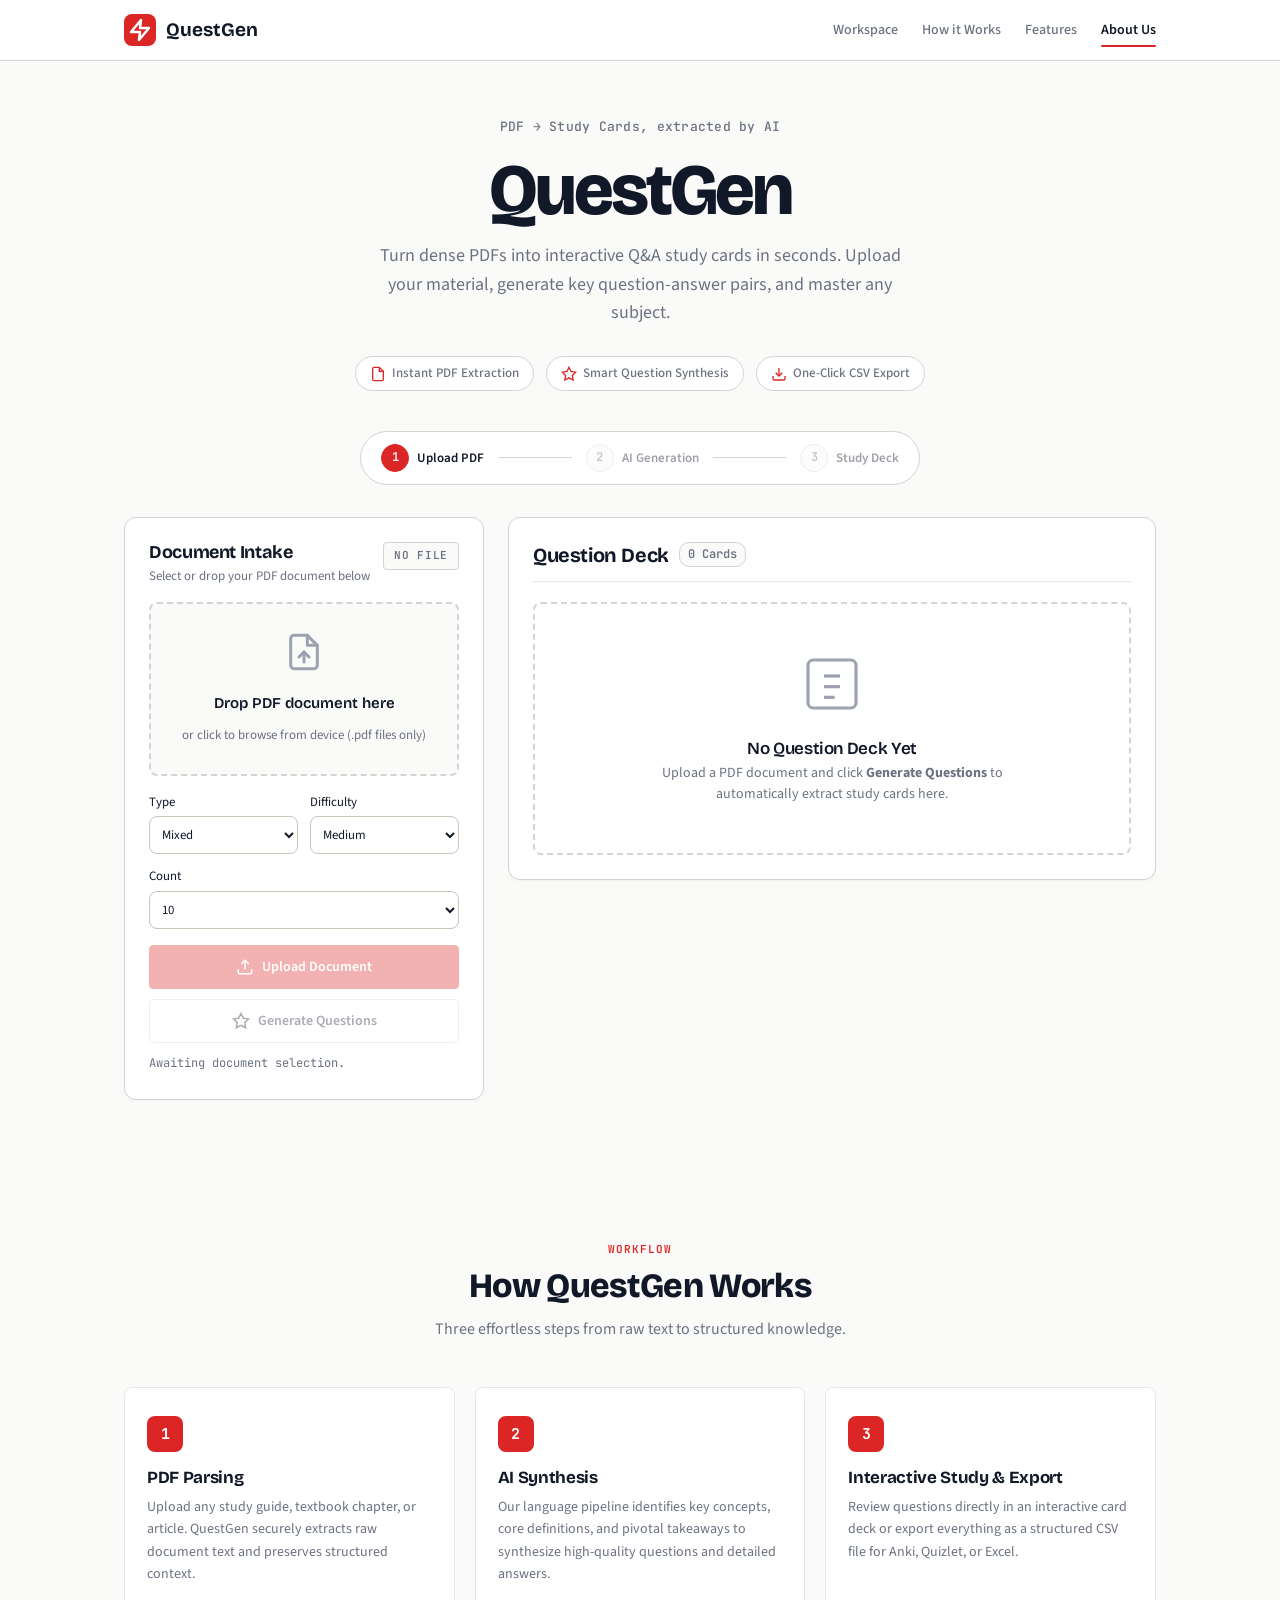
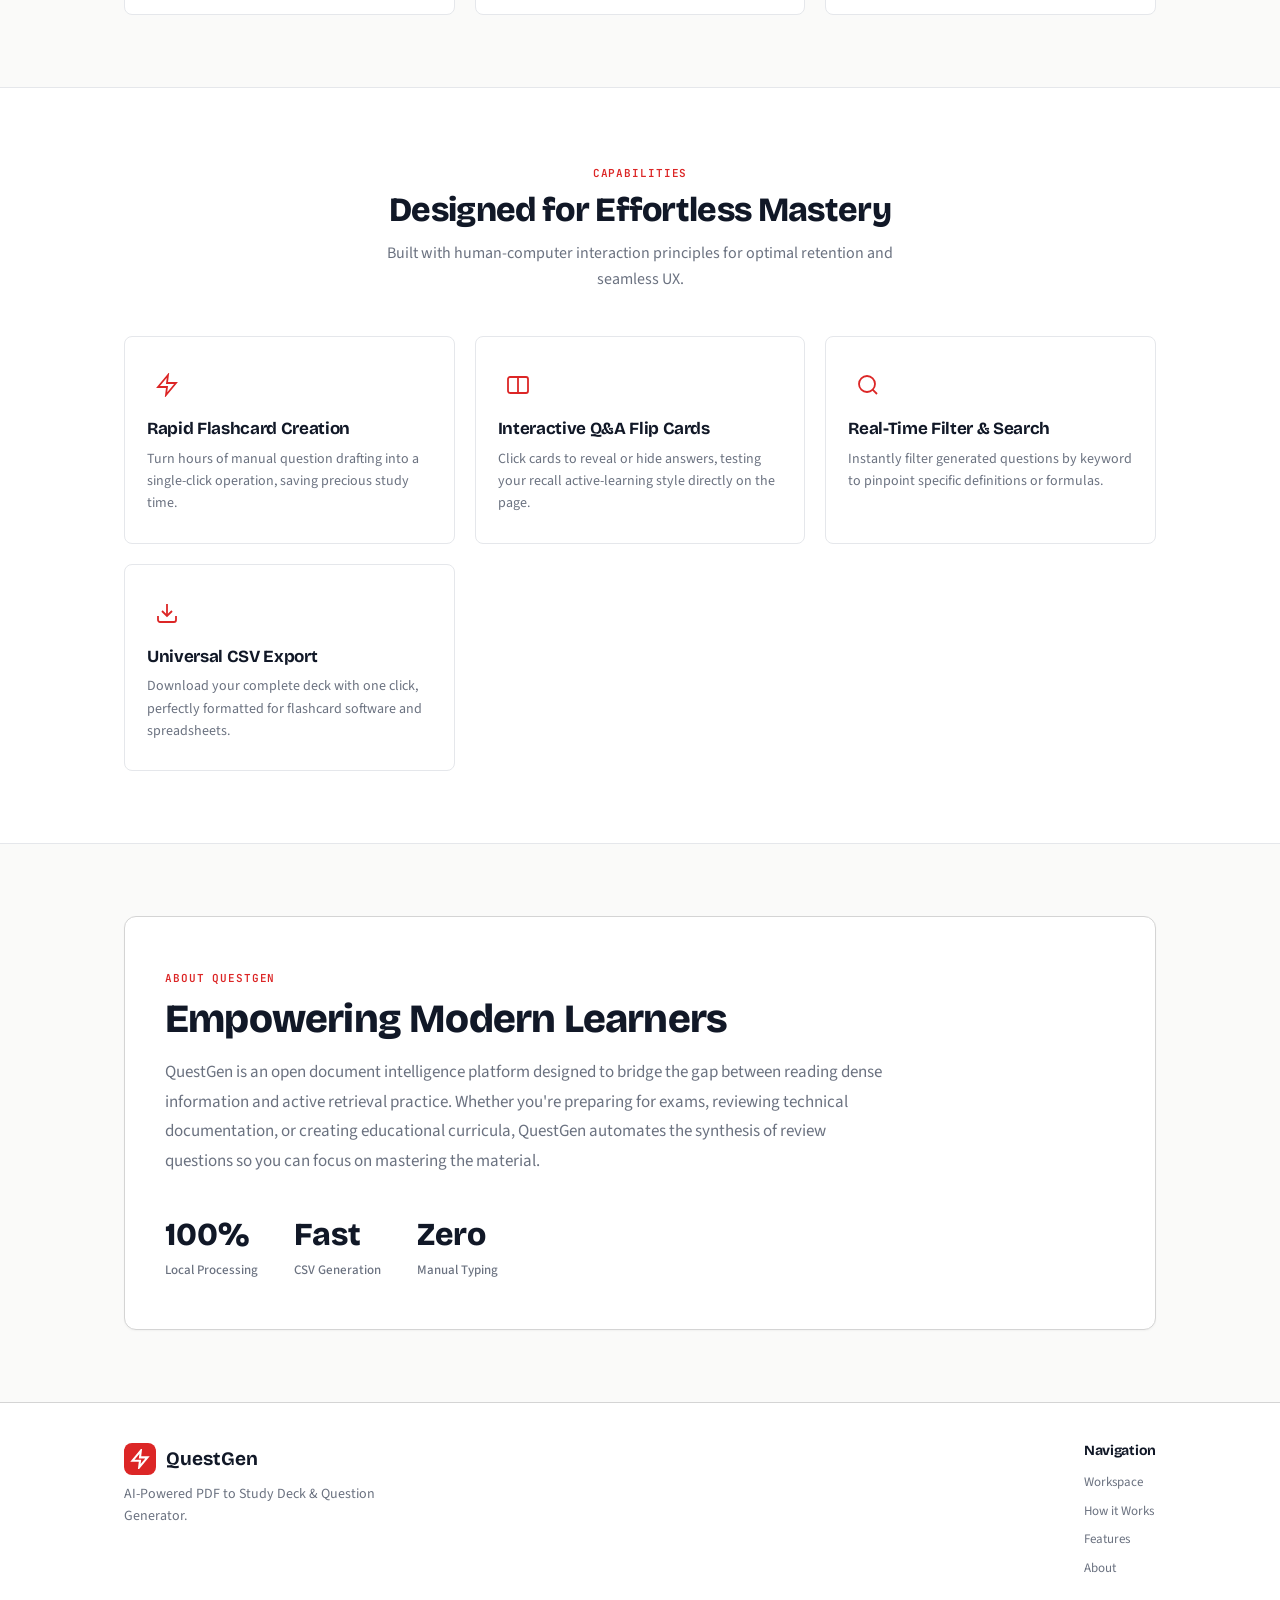
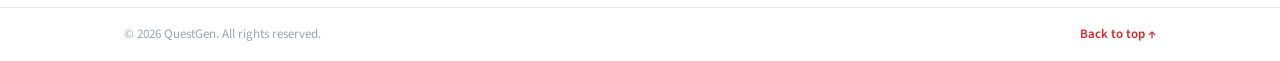
<file: templates/index.html>
<!doctype html>
<html lang="en">
  <head>
    <meta charset="UTF-8" />
    <meta name="viewport" content="width=device-width, initial-scale=1.0" />
    <title>QuestGen — AI-Powered PDF to Q&A Study Deck</title>
    <meta name="description" content="Turn any PDF into an interactive Q&A study deck instantly with QuestGen." />
    <!-- Fonts -->
    <link rel="preconnect" href="https://fonts.googleapis.com" />
    <link rel="preconnect" href="https://fonts.gstatic.com" crossorigin />
    <link
      href="https://fonts.googleapis.com/css2?family=Bricolage+Grotesque:opsz,wght@12..96,400;12..96,500;12..96,600;12..96,700;12..96,800&family=Source+Sans+3:wght@300;400;500;600;700&family=JetBrains+Mono:wght@400;500;600&display=swap"
      rel="stylesheet"
    />
    <link rel="stylesheet" href="/static/css/style.css" />
  </head>
  <body>
    <div class="app-wrapper">
      <!-- Navbar -->
      <header class="navbar">
        <div class="nav-container">
          <a href="#" class="nav-brand">
            <span class="brand-icon">
              <svg width="24" height="24" viewBox="0 0 24 24" fill="none" stroke="currentColor" stroke-width="2.5" stroke-linecap="round" stroke-linejoin="round">
                <polygon points="13 2 3 14 12 14 11 22 21 10 12 10 13 2"></polygon>
              </svg>
            </span>
            <span class="brand-name-small">QuestGen</span>
          </a>
          <nav class="nav-links">
            <a href="#workspace" class="nav-link active">Workspace</a>
            <a href="#how-it-works" class="nav-link">How it Works</a>
            <a href="#features" class="nav-link">Features</a>
            <a href="#about" class="nav-link">About Us</a>
          </nav>

        </div>
      </header>

      <!-- Hero Section -->
      <section class="hero-section">
        <div class="hero-container">
          <p class="hero-badge">PDF → Study Cards, extracted by AI</p>
          
          <h1 class="hero-title">QuestGen</h1>
          
          <p class="hero-subtitle">
            Turn dense PDFs into interactive Q&amp;A study cards in seconds. 
            Upload your material, generate key question-answer pairs, and master any subject.
          </p>

          <div class="hero-highlights">
            <div class="highlight-item">
              <svg width="18" height="18" viewBox="0 0 24 24" fill="none" stroke="currentColor" stroke-width="2"><path d="M14 2H6a2 2 0 0 0-2 2v16a2 2 0 0 0 2 2h12a2 2 0 0 0 2-2V8z"></path><polyline points="14 2 14 8 20 8"></polyline></svg>
              <span>Instant PDF Extraction</span>
            </div>
            <div class="highlight-item">
              <svg width="18" height="18" viewBox="0 0 24 24" fill="none" stroke="currentColor" stroke-width="2"><polygon points="12 2 15.09 8.26 22 9.27 17 14.14 18.18 21.02 12 17.77 5.82 21.02 7 14.14 2 9.27 8.91 8.26 12 2"></polygon></svg>
              <span>Smart Question Synthesis</span>
            </div>
            <div class="highlight-item">
              <svg width="18" height="18" viewBox="0 0 24 24" fill="none" stroke="currentColor" stroke-width="2"><path d="M21 15v4a2 2 0 0 1-2 2H5a2 2 0 0 1-2-2v-4"></path><polyline points="7 10 12 15 17 10"></polyline><line x1="12" y1="15" x2="12" y2="3"></line></svg>
              <span>One-Click CSV Export</span>
            </div>
          </div>
        </div>
      </section>

      <!-- Main Workspace -->
      <main class="workspace-section" id="workspace">
        <div class="section-container">
          
          <!-- Stepper Guide -->
          <div class="stepper-bar">
            <div class="step-item active" id="step1Indicator">
              <div class="step-number">1</div>
              <div class="step-label">Upload PDF</div>
            </div>
            <div class="step-connector" id="connector1"></div>
            <div class="step-item" id="step2Indicator">
              <div class="step-number">2</div>
              <div class="step-label">AI Generation</div>
            </div>
            <div class="step-connector" id="connector2"></div>
            <div class="step-item" id="step3Indicator">
              <div class="step-number">3</div>
              <div class="step-label">Study Deck</div>
            </div>
          </div>

          <!-- Workspace Grid -->
          <div class="workspace-grid">
            <!-- Left Panel: Intake -->
            <section class="panel intake-panel" aria-label="Upload document">
              <div class="panel-header">
                <div class="panel-title-group">
                  <h3>Document Intake</h3>
                  <p class="panel-subtitle">Select or drop your PDF document below</p>
                </div>
                <div class="stamp-slot">
                  <div class="stamp" id="stamp" data-state="idle">
                    <span id="stampText">NO FILE</span>
                  </div>
                </div>
              </div>

              <div
                class="dropzone"
                id="dropzone"
                tabindex="0"
                role="button"
                aria-label="Choose or drop a PDF file"
              >
                <input type="file" id="fileInput" accept="application/pdf" hidden />
                <div class="dz-icon-wrapper">
                  <svg width="40" height="40" viewBox="0 0 24 24" fill="none" stroke="currentColor" stroke-width="1.8" stroke-linecap="round" stroke-linejoin="round">
                    <path d="M14 2H6a2 2 0 0 0-2 2v16a2 2 0 0 0 2 2h12a2 2 0 0 0 2-2V8z"></path>
                    <polyline points="14 2 14 8 20 8"></polyline>
                    <line x1="12" y1="18" x2="12" y2="12"></line>
                    <line x1="9" y1="15" x2="12" y2="12"></line>
                    <line x1="15" y1="15" x2="12" y2="12"></line>
                  </svg>
                </div>
                <p class="dz-title">Drop PDF document here</p>
                <p class="dz-sub">or click to browse from device (.pdf files only)</p>
              </div>

              <div class="file-line" id="fileLine" hidden>
                <div class="file-info-group">
                  <span class="file-icon">📄</span>
                  <div class="file-meta">
                    <span class="file-name" id="fileName">document.pdf</span>
                    <span class="file-size" id="fileSize">0 KB</span>
                  </div>
                </div>
                <button class="btn-icon" id="clearFileBtn" title="Remove file">
                  <svg width="16" height="16" viewBox="0 0 24 24" fill="none" stroke="currentColor" stroke-width="2"><line x1="18" y1="6" x2="6" y2="18"></line><line x1="6" y1="6" x2="18" y2="18"></line></svg>
                </button>
              </div>
<div class="options-row">
  <label>Type
    <select id="qTypeSelect">
      <option value="mixed">Mixed</option>
      <option value="mcq">MCQ</option>
      <option value="short">Short answer</option>
      <option value="tf">True / False</option>
    </select>
  </label>
  <label>Difficulty
    <select id="difficultySelect">
      <option value="easy">Easy</option>
      <option value="medium" selected>Medium</option>
      <option value="hard">Hard</option>
    </select>
  </label>
  <label>Count
    <select id="numQuestionsSelect">
      <option value="5">5</option>
      <option value="10" selected>10</option>
      <option value="15">15</option>
    </select>
  </label>
</div>
              <div class="action-buttons">
                <button class="btn btn-primary" id="uploadBtn" disabled>
                  <svg width="18" height="18" viewBox="0 0 24 24" fill="none" stroke="currentColor" stroke-width="2"><path d="M21 15v4a2 2 0 0 1-2 2H5a2 2 0 0 1-2-2v-4"></path><polyline points="17 8 12 3 7 8"></polyline><line x1="12" y1="3" x2="12" y2="15"></line></svg>
                  <span>Upload Document</span>
                </button>
                <button class="btn btn-secondary" id="analyzeBtn" disabled>
                  <svg width="18" height="18" viewBox="0 0 24 24" fill="none" stroke="currentColor" stroke-width="2"><polygon points="12 2 15.09 8.26 22 9.27 17 14.14 18.18 21.02 12 17.77 5.82 21.02 7 14.14 2 9.27 8.91 8.26 12 2"></polygon></svg>
                  <span>Generate Questions</span>
                </button>
                <button class="btn btn-secondary" id="resetBtn" hidden>
  <span>Upload New PDF</span>
</button>
              </div>

              <div class="status-container">
                <p class="status-line" id="statusLine" aria-live="polite">Awaiting document selection.</p>
              </div>
            </section>

            <!-- Right Panel: Results Deck -->
            <section class="panel results-panel" aria-label="Generated questions and answers">
              <div class="results-head">
                <div class="results-title-group">
                  <h2>Question Deck</h2>
                  <span class="count-badge" id="deckCountBadge">0 Cards</span>
                </div>
                <div class="results-actions">
                  <div class="filter-pills" id="filterPills" hidden>
                    <button class="pill-btn active" id="filterAllBtn">All</button>
                    <button class="pill-btn" id="filterStarredBtn">Starred ★</button>
                  </div>
                  <div class="search-box" id="searchBox" hidden>
                    <svg width="14" height="14" viewBox="0 0 24 24" fill="none" stroke="currentColor" stroke-width="2"><circle cx="11" cy="11" r="8"></circle><line x1="21" y1="21" x2="16.65" y2="16.65"></line></svg>
                    <input type="text" id="searchInput" placeholder="Filter questions..." />
                  </div>
                  <button class="btn-deck-action" id="studyModeBtn" hidden title="Interactive 3D Flashcard Mode">
                    <svg width="15" height="15" viewBox="0 0 24 24" fill="none" stroke="currentColor" stroke-width="2"><rect x="2" y="4" width="20" height="16" rx="2"></rect><path d="M12 4v16"></path></svg>
                    <span>Study Mode</span>
                  </button>
                  <button class="btn-deck-action" id="quizBtn" hidden title="Test yourself">
  <span>Quiz Mode</span>
</button>
                  <button class="btn-deck-action" id="printBtn" hidden title="Print Q&A Study Sheet">
                    <svg width="15" height="15" viewBox="0 0 24 24" fill="none" stroke="currentColor" stroke-width="2"><polyline points="6 9 6 2 18 2 18 9"></polyline><path d="M6 18H4a2 2 0 0 1-2-2v-5a2 2 0 0 1 2-2h16a2 2 0 0 1 2 2v5a2 2 0 0 1-2 2h-2"></path><rect x="6" y="14" width="12" height="8"></rect></svg>
                    <span>Print Sheet</span>
                  </button>
                  <button class="btn-text" id="toggleAllBtn" hidden>Expand All</button>
                  <a class="download-link" id="downloadLink" href="#" hidden download>
                    <svg width="15" height="15" viewBox="0 0 24 24" fill="none" stroke="currentColor" stroke-width="2"><path d="M21 15v4a2 2 0 0 1-2 2H5a2 2 0 0 1-2-2v-4"></path><polyline points="7 10 12 15 17 10"></polyline><line x1="12" y1="15" x2="12" y2="3"></line></svg>
                    <span>Export CSV</span>
                  </a>
                </div>
              </div>

              <!-- Shimmer Loading -->
              <div class="shimmer-loading" id="shimmerLoading" hidden>
                <div class="shimmer-card">
                  <div class="shimmer-line line-short"></div>
                  <div class="shimmer-line line-title"></div>
                  <div class="shimmer-line line-body"></div>
                </div>
                <div class="shimmer-card">
                  <div class="shimmer-line line-short"></div>
                  <div class="shimmer-line line-title"></div>
                  <div class="shimmer-line line-body"></div>
                </div>
              </div>

              <div class="deck" id="deck">
                <div class="empty-state" id="emptyState">
                  <div class="empty-illustration">
                    <svg width="64" height="64" viewBox="0 0 24 24" fill="none" stroke="currentColor" stroke-width="1.2">
                      <rect x="3" y="3" width="18" height="18" rx="2" ry="2"></rect>
                      <line x1="9" y1="9" x2="15" y2="9"></line>
                      <line x1="9" y1="13" x2="15" y2="13"></line>
                      <line x1="9" y1="17" x2="13" y2="17"></line>
                    </svg>
                  </div>
                  <h3>No Question Deck Yet</h3>
                  <p>
                    Upload a PDF document and click <strong>Generate Questions</strong> to automatically extract study cards here.
                  </p>
                </div>
              </div>
            </section>
          </div>
          <section class="panel ask-panel" id="askPanel" hidden>
  <div class="panel-header">
    <div class="panel-title-group">
      <h3>Ask Your PDF</h3>
      <p class="panel-subtitle">Ask anything about the document. Answers come from the text, with page citations.</p>
    </div>
  </div>
  <div class="ask-log" id="askLog"></div>
  <form class="ask-form" id="askForm">
    <input type="text" id="askInput" placeholder="e.g. What is the difference between B2B and B2C?" autocomplete="off" />
    <button class="btn btn-primary" id="askBtn" type="submit">Ask</button>
  </form>
</section>
        </div>
      </main>

      <!-- How it Works Section -->
      <section class="info-section" id="how-it-works">
        <div class="section-container">
          <div class="section-header">
            <span class="section-tag">Workflow</span>
            <h2>How QuestGen Works</h2>
            <p>Three effortless steps from raw text to structured knowledge.</p>
          </div>

          <div class="cards-grid workflow-grid">
            <div class="info-card">
              <div class="card-icon">1</div>
              <h3>PDF Parsing</h3>
              <p>Upload any study guide, textbook chapter, or article. QuestGen securely extracts raw document text and preserves structured context.</p>
            </div>
            <div class="info-card">
              <div class="card-icon">2</div>
              <h3>AI Synthesis</h3>
              <p>Our language pipeline identifies key concepts, core definitions, and pivotal takeaways to synthesize high-quality questions and detailed answers.</p>
            </div>
            <div class="info-card">
              <div class="card-icon">3</div>
              <h3>Interactive Study & Export</h3>
              <p>Review questions directly in an interactive card deck or export everything as a structured CSV file for Anki, Quizlet, or Excel.</p>
            </div>
          </div>
        </div>
      </section>

      <!-- Features Section -->
      <section class="info-section alt-bg" id="features">
        <div class="section-container">
          <div class="section-header">
            <span class="section-tag">Capabilities</span>
            <h2>Designed for Effortless Mastery</h2>
            <p>Built with human-computer interaction principles for optimal retention and seamless UX.</p>
          </div>

          <div class="cards-grid features-grid">
            <div class="feature-card">
              <div class="feature-icon">
                <svg width="24" height="24" viewBox="0 0 24 24" fill="none" stroke="currentColor" stroke-width="1.8"><polygon points="13 2 3 14 12 14 11 22 21 10 12 10 13 2"></polygon></svg>
              </div>
              <h3>Rapid Flashcard Creation</h3>
              <p>Turn hours of manual question drafting into a single-click operation, saving precious study time.</p>
            </div>
            <div class="feature-card">
              <div class="feature-icon">
                <svg width="24" height="24" viewBox="0 0 24 24" fill="none" stroke="currentColor" stroke-width="1.8"><rect x="2" y="4" width="20" height="16" rx="2"></rect><path d="M12 4v16"></path></svg>
              </div>
              <h3>Interactive Q&amp;A Flip Cards</h3>
              <p>Click cards to reveal or hide answers, testing your recall active-learning style directly on the page.</p>
            </div>
            <div class="feature-card">
              <div class="feature-icon">
                <svg width="24" height="24" viewBox="0 0 24 24" fill="none" stroke="currentColor" stroke-width="1.8"><circle cx="11" cy="11" r="8"></circle><line x1="21" y1="21" x2="16.65" y2="16.65"></line></svg>
              </div>
              <h3>Real-Time Filter &amp; Search</h3>
              <p>Instantly filter generated questions by keyword to pinpoint specific definitions or formulas.</p>
            </div>
            <div class="feature-card">
              <div class="feature-icon">
                <svg width="24" height="24" viewBox="0 0 24 24" fill="none" stroke="currentColor" stroke-width="1.8"><path d="M21 15v4a2 2 0 0 1-2 2H5a2 2 0 0 1-2-2v-4"></path><polyline points="7 10 12 15 17 10"></polyline><line x1="12" y1="15" x2="12" y2="3"></line></svg>
              </div>
              <h3>Universal CSV Export</h3>
              <p>Download your complete deck with one click, perfectly formatted for flashcard software and spreadsheets.</p>
            </div>
          </div>
        </div>
      </section>

      <!-- About Section -->
      <section class="info-section" id="about">
        <div class="section-container">
          <div class="about-card">
            <div class="about-content">
              <span class="section-tag">About QuestGen</span>
              <h2>Empowering Modern Learners</h2>
              <p>
                QuestGen is an open document intelligence platform designed to bridge the gap between reading dense information and active retrieval practice. 
                Whether you're preparing for exams, reviewing technical documentation, or creating educational curricula, QuestGen automates the synthesis of review questions so you can focus on mastering the material.
              </p>
              <div class="about-stats">
                <div class="stat-box">
                  <span class="stat-value">100%</span>
                  <span class="stat-label">Local Processing</span>
                </div>
                <div class="stat-box">
                  <span class="stat-value">Fast</span>
                  <span class="stat-label">CSV Generation</span>
                </div>
                <div class="stat-box">
                  <span class="stat-value">Zero</span>
                  <span class="stat-label">Manual Typing</span>
                </div>
              </div>
            </div>
          </div>
        </div>
      </section>

      <!-- Toast Container -->
      <div class="toast-container" id="toastContainer"></div>

      <!-- Footer -->
      <footer class="site-footer">
        <div class="section-container footer-content">
          <div class="footer-brand">
            <a href="#" class="nav-brand">
              <span class="brand-icon">
                <svg width="20" height="20" viewBox="0 0 24 24" fill="none" stroke="currentColor" stroke-width="2.5">
                  <polygon points="13 2 3 14 12 14 11 22 21 10 12 10 13 2"></polygon>
                </svg>
              </span>
              <span class="brand-name-small">QuestGen</span>
            </a>
            <p class="footer-tagline">AI-Powered PDF to Study Deck &amp; Question Generator.</p>
          </div>
          <div class="footer-nav">
            <h4>Navigation</h4>
            <a href="#workspace">Workspace</a>
            <a href="#how-it-works">How it Works</a>
            <a href="#features">Features</a>
            <a href="#about">About</a>
          </div>
        </div>
        <div class="footer-bottom">
          <div class="section-container footer-bottom-inner">
            <span>&copy; 2026 QuestGen. All rights reserved.</span>
            <a href="#" class="back-to-top">Back to top ↑</a>
          </div>
        </div>
      </footer>

      <!-- Flashcard Study Mode Modal -->
      <div class="study-modal" id="studyModal" hidden aria-hidden="true">
        <div class="study-modal-backdrop" id="studyModalBackdrop"></div>
        <div class="study-modal-container">
          <div class="study-modal-header">
            <div class="study-progress-info">
              <span class="study-badge" id="studyCardBadge">Card 1 of 10</span>
              <button class="btn-card-action btn-star-study" id="studyStarBtn" title="Star this card">
                <svg width="16" height="16" viewBox="0 0 24 24" fill="none" stroke="currentColor" stroke-width="2"><polygon points="12 2 15.09 8.26 22 9.27 17 14.14 18.18 21.02 12 17.77 5.82 21.02 7 14.14 2 9.27 8.91 8.26 12 2"></polygon></svg>
              </button>
            </div>
            <button class="btn-icon study-close-btn" id="closeStudyBtn" title="Close Study Mode (Esc)">
              <svg width="20" height="20" viewBox="0 0 24 24" fill="none" stroke="currentColor" stroke-width="2"><line x1="18" y1="6" x2="6" y2="18"></line><line x1="6" y1="6" x2="18" y2="18"></line></svg>
            </button>
          </div>

          <div class="flashcard-3d-scene">
            <div class="flashcard-3d" id="flashcard3d" tabindex="0" role="button" aria-label="Click to flip card">
              <div class="flashcard-face flashcard-front">
                <span class="flashcard-tag">QUESTION</span>
                <div class="flashcard-content" id="studyQuestionText">Question text...</div>
                <span class="flashcard-hint">Click card or press Space to flip</span>
              </div>
              <div class="flashcard-face flashcard-back">
                <span class="flashcard-tag tag-answer">ANSWER</span>
                <div class="flashcard-content" id="studyAnswerText">Answer text...</div>
                <span class="flashcard-hint">Click card or press Space to flip</span>
              </div>
            </div>
          </div>

          <div class="study-modal-controls">
            <button class="btn btn-secondary" id="prevCardBtn">
              <svg width="16" height="16" viewBox="0 0 24 24" fill="none" stroke="currentColor" stroke-width="2"><polyline points="15 18 9 12 15 6"></polyline></svg>
              <span>Prev</span>
            </button>
            <button class="btn btn-primary" id="flipCardBtn">
              <span>Flip Card</span>
            </button>
            <button class="btn btn-secondary" id="nextCardBtn">
              <span>Next</span>
              <svg width="16" height="16" viewBox="0 0 24 24" fill="none" stroke="currentColor" stroke-width="2"><polyline points="9 18 15 12 9 6"></polyline></svg>
            </button>
          </div>

          <div class="study-keyboard-hints">
            <kbd>&larr;</kbd> Previous &bull;
            <kbd>Space</kbd> Flip &bull;
            <kbd>&rarr;</kbd> Next &bull;
            <kbd>Esc</kbd> Exit
          </div>
        </div>
      </div>
      <div class="study-modal" id="quizModal" hidden aria-hidden="true">
  <div class="study-modal-backdrop" id="quizBackdrop"></div>
  <div class="study-modal-container">
    <div class="study-modal-header">
      <span class="study-badge" id="quizProgress">Quiz</span>
      <button class="btn-icon study-close-btn" id="closeQuizBtn" title="Close">✕</button>
    </div>
    <div class="quiz-body" id="quizBody"></div>
  </div>
</div>
    </div>

    <script src="/static/js/script.js"></script>
  </body>
</html>
</file>
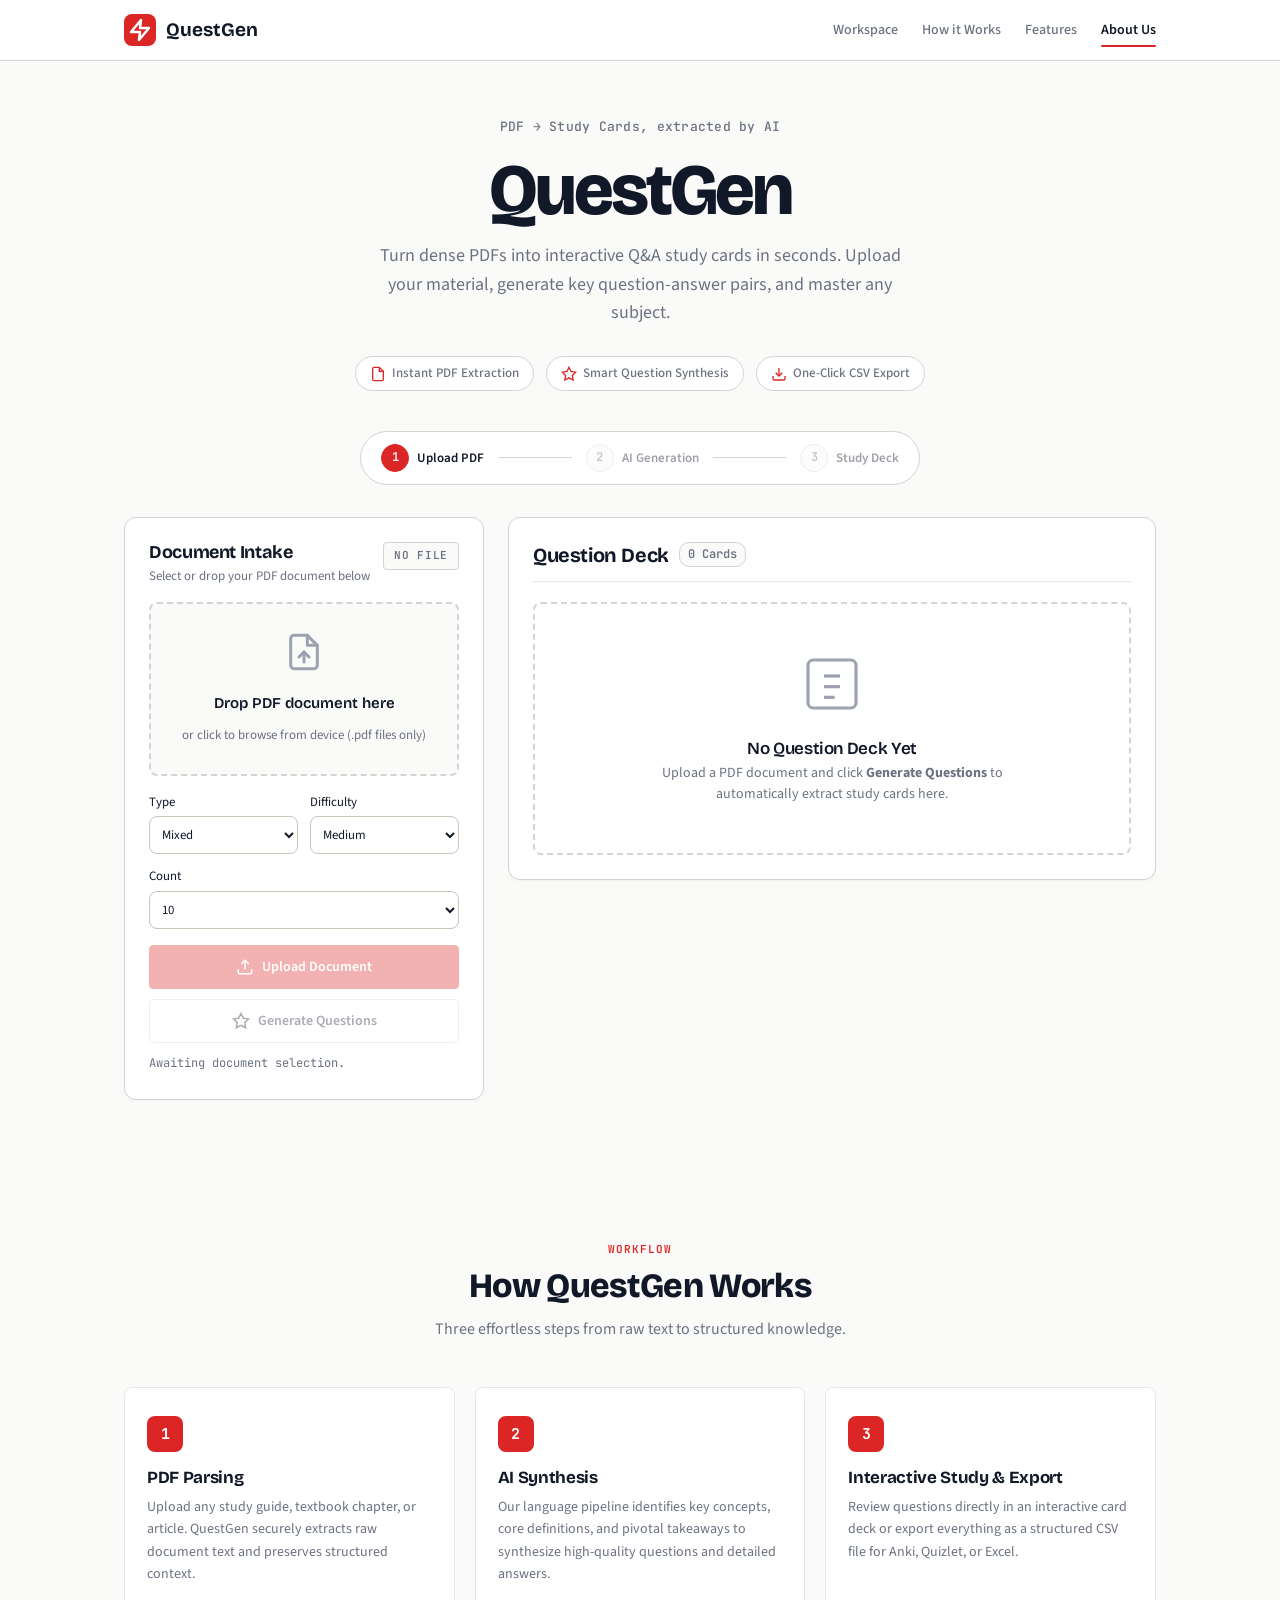
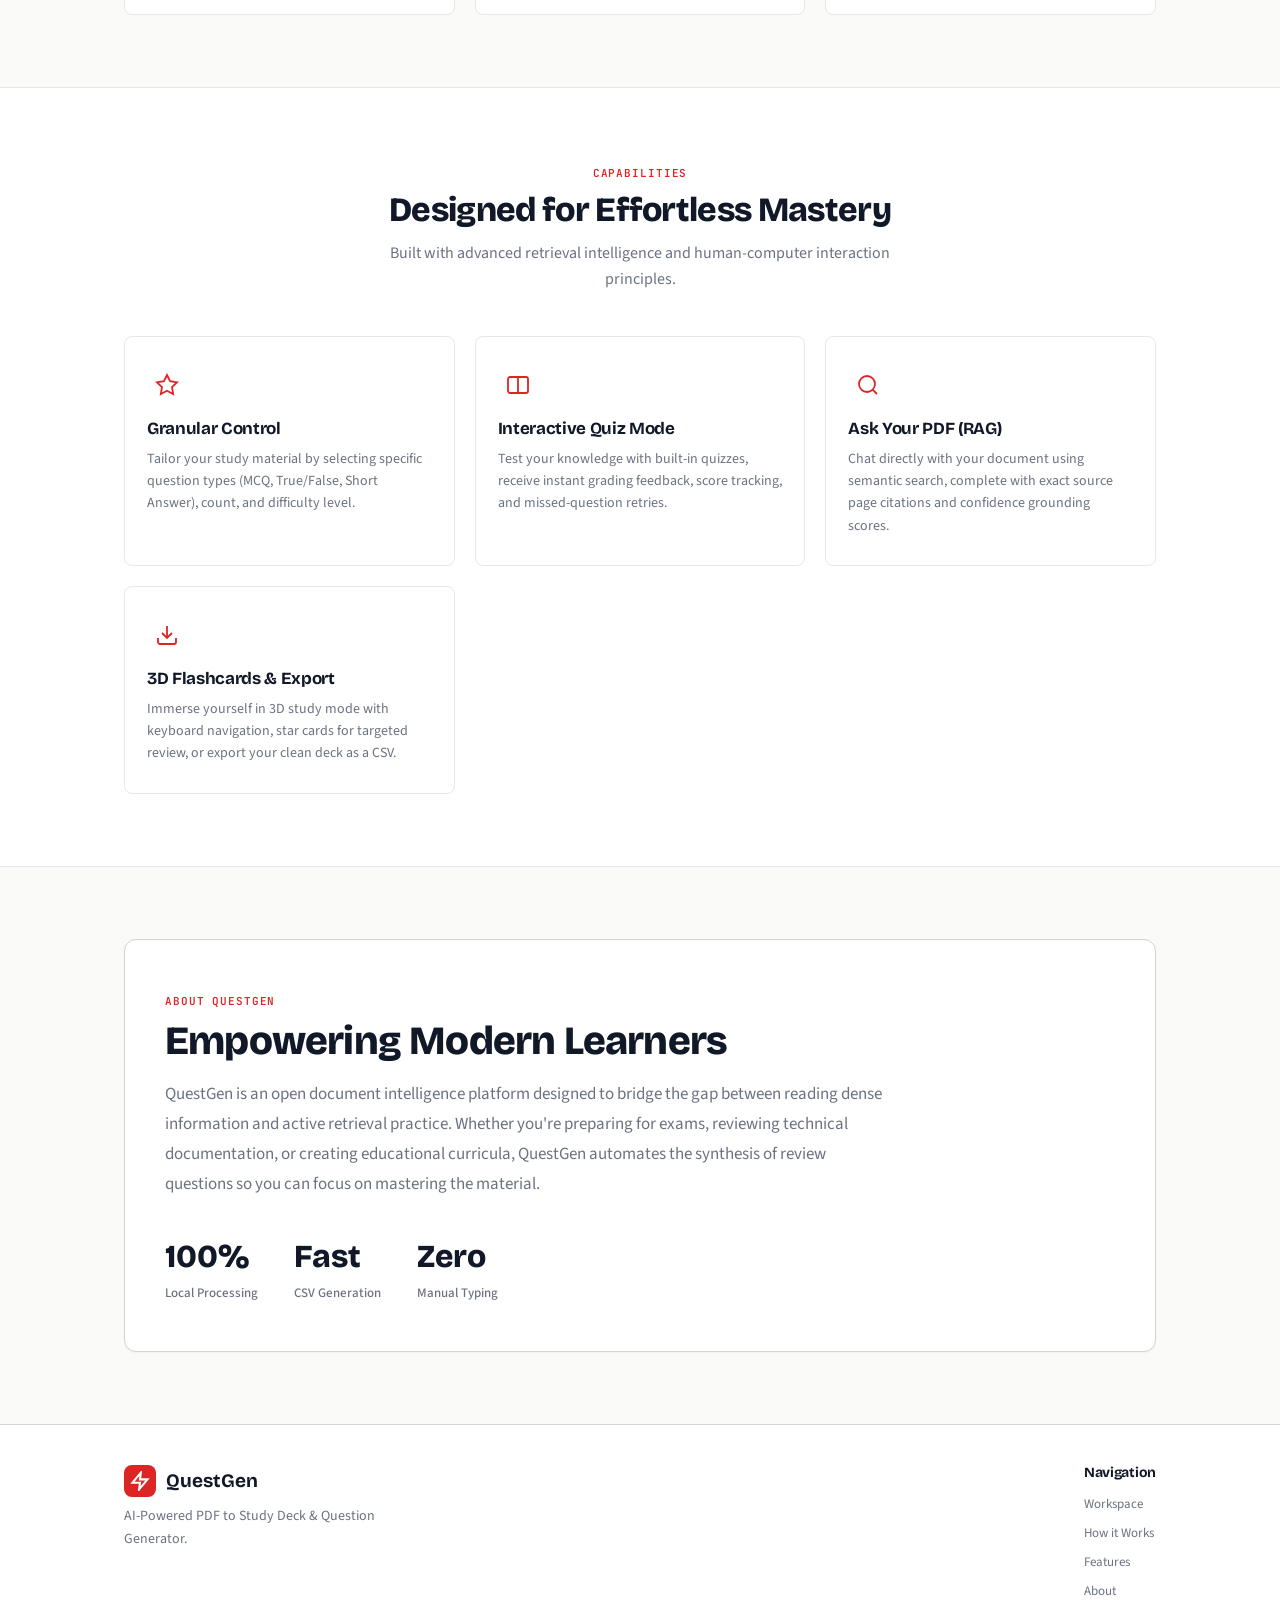
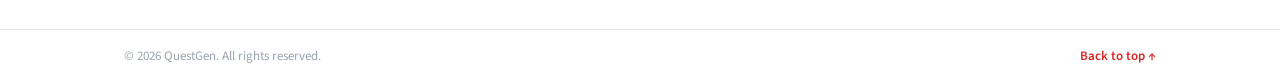
<file: templates/index2.html>
<!doctype html>
<html lang="en">
  <head>
    <meta charset="UTF-8" />
    <meta name="viewport" content="width=device-width, initial-scale=1.0" />
    <title>QuestGen — AI-Powered PDF to Q&A Study Deck</title>
    <meta name="description" content="Turn any PDF into an interactive Q&A study deck instantly with QuestGen." />
    <!-- Fonts -->
    <link rel="preconnect" href="https://fonts.googleapis.com" />
    <link rel="preconnect" href="https://fonts.gstatic.com" crossorigin />
    <link
      href="https://fonts.googleapis.com/css2?family=Bricolage+Grotesque:opsz,wght@12..96,400;12..96,500;12..96,600;12..96,700;12..96,800&family=Source+Sans+3:wght@300;400;500;600;700&family=JetBrains+Mono:wght@400;500;600&display=swap"
      rel="stylesheet"
    />
    <link rel="stylesheet" href="/static/css/style.css" />
  </head>
  <body>
    <div class="app-wrapper">
      <!-- Navbar -->
      <header class="navbar">
        <div class="nav-container">
          <a href="#" class="nav-brand">
            <span class="brand-icon">
              <svg width="24" height="24" viewBox="0 0 24 24" fill="none" stroke="currentColor" stroke-width="2.5" stroke-linecap="round" stroke-linejoin="round">
                <polygon points="13 2 3 14 12 14 11 22 21 10 12 10 13 2"></polygon>
              </svg>
            </span>
            <span class="brand-name-small">QuestGen</span>
          </a>
          <nav class="nav-links">
            <a href="#workspace" class="nav-link active">Workspace</a>
            <a href="#how-it-works" class="nav-link">How it Works</a>
            <a href="#features" class="nav-link">Features</a>
            <a href="#about" class="nav-link">About Us</a>
          </nav>
        </div>
      </header>

      <!-- Hero Section -->
      <section class="hero-section">
        <div class="hero-container">
          <p class="hero-badge">PDF → Study Cards, extracted by AI</p>
          
          <h1 class="hero-title">QuestGen</h1>
          
          <p class="hero-subtitle">
            Turn dense PDFs into interactive Q&amp;A study cards in seconds. 
            Upload your material, generate key question-answer pairs, and master any subject.
          </p>

          <div class="hero-highlights">
            <div class="highlight-item">
              <svg width="18" height="18" viewBox="0 0 24 24" fill="none" stroke="currentColor" stroke-width="2"><path d="M14 2H6a2 2 0 0 0-2 2v16a2 2 0 0 0 2 2h12a2 2 0 0 0 2-2V8z"></path><polyline points="14 2 14 8 20 8"></polyline></svg>
              <span>Instant PDF Extraction</span>
            </div>
            <div class="highlight-item">
              <svg width="18" height="18" viewBox="0 0 24 24" fill="none" stroke="currentColor" stroke-width="2"><polygon points="12 2 15.09 8.26 22 9.27 17 14.14 18.18 21.02 12 17.77 5.82 21.02 7 14.14 2 9.27 8.91 8.26 12 2"></polygon></svg>
              <span>Smart Question Synthesis</span>
            </div>
            <div class="highlight-item">
              <svg width="18" height="18" viewBox="0 0 24 24" fill="none" stroke="currentColor" stroke-width="2"><path d="M21 15v4a2 2 0 0 1-2 2H5a2 2 0 0 1-2-2v-4"></path><polyline points="7 10 12 15 17 10"></polyline><line x1="12" y1="15" x2="12" y2="3"></line></svg>
              <span>One-Click CSV Export</span>
            </div>
          </div>
        </div>
      </section>

      <!-- Main Workspace -->
      <main class="workspace-section" id="workspace">
        <div class="section-container">
          
          <!-- Stepper Guide -->
          <div class="stepper-bar">
            <div class="step-item active" id="step1Indicator">
              <div class="step-number">1</div>
              <div class="step-label">Upload PDF</div>
            </div>
            <div class="step-connector" id="connector1"></div>
            <div class="step-item" id="step2Indicator">
              <div class="step-number">2</div>
              <div class="step-label">AI Generation</div>
            </div>
            <div class="step-connector" id="connector2"></div>
            <div class="step-item" id="step3Indicator">
              <div class="step-number">3</div>
              <div class="step-label">Study Deck</div>
            </div>
          </div>

          <!-- Workspace Grid -->
          <div class="workspace-grid">
            <!-- Left Panel: Intake -->
            <section class="panel intake-panel" aria-label="Upload document">
              <div class="panel-header">
                <div class="panel-title-group">
                  <h3>Document Intake</h3>
                  <p class="panel-subtitle">Select or drop your PDF document below</p>
                </div>
                <div class="stamp-slot">
                  <div class="stamp" id="stamp" data-state="idle">
                    <span id="stampText">NO FILE</span>
                  </div>
                </div>
              </div>

              <div
                class="dropzone"
                id="dropzone"
                tabindex="0"
                role="button"
                aria-label="Choose or drop a PDF file"
              >
                <input type="file" id="fileInput" accept="application/pdf" hidden />
                <div class="dz-icon-wrapper">
                  <svg width="40" height="40" viewBox="0 0 24 24" fill="none" stroke="currentColor" stroke-width="1.8" stroke-linecap="round" stroke-linejoin="round">
                    <path d="M14 2H6a2 2 0 0 0-2 2v16a2 2 0 0 0 2 2h12a2 2 0 0 0 2-2V8z"></path>
                    <polyline points="14 2 14 8 20 8"></polyline>
                    <line x1="12" y1="18" x2="12" y2="12"></line>
                    <line x1="9" y1="15" x2="12" y2="12"></line>
                    <line x1="15" y1="15" x2="12" y2="12"></line>
                  </svg>
                </div>
                <p class="dz-title">Drop PDF document here</p>
                <p class="dz-sub">or click to browse from device (.pdf files only)</p>
              </div>

              <div class="file-line" id="fileLine" hidden>
                <div class="file-info-group">
                  <span class="file-icon">📄</span>
                  <div class="file-meta">
                    <span class="file-name" id="fileName">document.pdf</span>
                    <span class="file-size" id="fileSize">0 KB</span>
                  </div>
                </div>
                <button class="btn-icon" id="clearFileBtn" title="Remove file">
                  <svg width="16" height="16" viewBox="0 0 24 24" fill="none" stroke="currentColor" stroke-width="2"><line x1="18" y1="6" x2="6" y2="18"></line><line x1="6" y1="6" x2="18" y2="18"></line></svg>
                </button>
              </div>

              <div class="options-row">
                <label>Type
                  <select id="qTypeSelect">
                    <option value="mixed">Mixed</option>
                    <option value="mcq">MCQ</option>
                    <option value="short">Short answer</option>
                    <option value="tf">True / False</option>
                  </select>
                </label>
                <label>Difficulty
                  <select id="difficultySelect">
                    <option value="easy">Easy</option>
                    <option value="medium" selected>Medium</option>
                    <option value="hard">Hard</option>
                  </select>
                </label>
                <label>Count
                  <select id="numQuestionsSelect">
                    <option value="5">5</option>
                    <option value="10" selected>10</option>
                    <option value="15">15</option>
                  </select>
                </label>
              </div>

              <div class="action-buttons">
                <button class="btn btn-primary" id="uploadBtn" disabled>
                  <svg width="18" height="18" viewBox="0 0 24 24" fill="none" stroke="currentColor" stroke-width="2"><path d="M21 15v4a2 2 0 0 1-2 2H5a2 2 0 0 1-2-2v-4"></path><polyline points="17 8 12 3 7 8"></polyline><line x1="12" y1="3" x2="12" y2="15"></line></svg>
                  <span>Upload Document</span>
                </button>
                <button class="btn btn-secondary" id="analyzeBtn" disabled>
                  <svg width="18" height="18" viewBox="0 0 24 24" fill="none" stroke="currentColor" stroke-width="2"><polygon points="12 2 15.09 8.26 22 9.27 17 14.14 18.18 21.02 12 17.77 5.82 21.02 7 14.14 2 9.27 8.91 8.26 12 2"></polygon></svg>
                  <span>Generate Questions</span>
                </button>
                <button class="btn btn-secondary" id="resetBtn" hidden>
                  <span>Upload New PDF</span>
                </button>
              </div>

              <div class="status-container">
                <p class="status-line" id="statusLine" aria-live="polite">Awaiting document selection.</p>
              </div>
            </section>

            <!-- Right Panel: Results Deck -->
            <section class="panel results-panel" aria-label="Generated questions and answers">
              <div class="results-head">
                <div class="results-title-group">
                  <h2>Question Deck</h2>
                  <span class="count-badge" id="deckCountBadge">0 Cards</span>
                </div>
                <div class="results-actions">
                  <div class="filter-pills" id="filterPills" hidden>
                    <button class="pill-btn active" id="filterAllBtn">All</button>
                    <button class="pill-btn" id="filterStarredBtn">Starred ★</button>
                  </div>
                  <div class="search-box" id="searchBox" hidden>
                    <svg width="14" height="14" viewBox="0 0 24 24" fill="none" stroke="currentColor" stroke-width="2"><circle cx="11" cy="11" r="8"></circle><line x1="21" y1="21" x2="16.65" y2="16.65"></line></svg>
                    <input type="text" id="searchInput" placeholder="Filter questions..." />
                  </div>
                  <button class="btn-deck-action" id="studyModeBtn" hidden title="Interactive 3D Flashcard Mode">
                    <svg width="15" height="15" viewBox="0 0 24 24" fill="none" stroke="currentColor" stroke-width="2"><rect x="2" y="4" width="20" height="16" rx="2"></rect><path d="M12 4v16"></path></svg>
                    <span>Study Mode</span>
                  </button>
                  <button class="btn-deck-action" id="quizBtn" hidden title="Test yourself">
                    <span>Quiz Mode</span>
                  </button>
                  <button class="btn-deck-action" id="printBtn" hidden title="Print Q&A Study Sheet">
                    <svg width="15" height="15" viewBox="0 0 24 24" fill="none" stroke="currentColor" stroke-width="2"><polyline points="6 9 6 2 18 2 18 9"></polyline><path d="M6 18H4a2 2 0 0 1-2-2v-5a2 2 0 0 1 2-2h16a2 2 0 0 1 2 2v5a2 2 0 0 1-2 2h-2"></path><rect x="6" y="14" width="12" height="8"></rect></svg>
                    <span>Print Sheet</span>
                  </button>
                  <button class="btn-text" id="toggleAllBtn" hidden>Expand All</button>
                  <a class="download-link" id="downloadLink" href="#" hidden download>
                    <svg width="15" height="15" viewBox="0 0 24 24" fill="none" stroke="currentColor" stroke-width="2"><path d="M21 15v4a2 2 0 0 1-2 2H5a2 2 0 0 1-2-2v-4"></path><polyline points="7 10 12 15 17 10"></polyline><line x1="12" y1="15" x2="12" y2="3"></line></svg>
                    <span>Export CSV</span>
                  </a>
                </div>
              </div>

              <!-- Shimmer Loading -->
              <div class="shimmer-loading" id="shimmerLoading" hidden>
                <div class="shimmer-card">
                  <div class="shimmer-line line-short"></div>
                  <div class="shimmer-line line-title"></div>
                  <div class="shimmer-line line-body"></div>
                </div>
                <div class="shimmer-card">
                  <div class="shimmer-line line-short"></div>
                  <div class="shimmer-line line-title"></div>
                  <div class="shimmer-line line-body"></div>
                </div>
              </div>

              <div class="deck" id="deck">
                <div class="empty-state" id="emptyState">
                  <div class="empty-illustration">
                    <svg width="64" height="64" viewBox="0 0 24 24" fill="none" stroke="currentColor" stroke-width="1.2">
                      <rect x="3" y="3" width="18" height="18" rx="2" ry="2"></rect>
                      <line x1="9" y1="9" x2="15" y2="9"></line>
                      <line x1="9" y1="13" x2="15" y2="13"></line>
                      <line x1="9" y1="17" x2="13" y2="17"></line>
                    </svg>
                  </div>
                  <h3>No Question Deck Yet</h3>
                  <p>
                    Upload a PDF document and click <strong>Generate Questions</strong> to automatically extract study cards here.
                  </p>
                </div>
              </div>
            </section>
          </div>

          <!-- Ask Your PDF Panel -->
          <section class="panel ask-panel" id="askPanel" hidden>
            <div class="panel-header">
              <div class="panel-title-group">
                <h3>Ask Your PDF</h3>
                <p class="panel-subtitle">Ask anything about the document. Answers come from the text, with page citations.</p>
              </div>
            </div>
            <div class="ask-log" id="askLog"></div>
            <form class="ask-form" id="askForm">
              <input type="text" id="askInput" placeholder="e.g. What is the core methodology described?" autocomplete="off" />
              <button class="btn btn-primary" id="askBtn" type="submit">Ask</button>
            </form>
          </section>
        </div>
      </main>

      <!-- How it Works Section -->
      <section class="info-section" id="how-it-works">
        <div class="section-container">
          <div class="section-header">
            <span class="section-tag">Workflow</span>
            <h2>How QuestGen Works</h2>
            <p>Three effortless steps from raw text to structured knowledge.</p>
          </div>

          <div class="cards-grid workflow-grid">
            <div class="info-card">
              <div class="card-icon">1</div>
              <h3>PDF Parsing</h3>
              <p>Upload any study guide, textbook chapter, or article. QuestGen securely extracts raw document text and preserves structured context.</p>
            </div>
            <div class="info-card">
              <div class="card-icon">2</div>
              <h3>AI Synthesis</h3>
              <p>Our language pipeline identifies key concepts, core definitions, and pivotal takeaways to synthesize high-quality questions and detailed answers.</p>
            </div>
            <div class="info-card">
              <div class="card-icon">3</div>
              <h3>Interactive Study & Export</h3>
              <p>Review questions directly in an interactive card deck or export everything as a structured CSV file for Anki, Quizlet, or Excel.</p>
            </div>
          </div>
        </div>
      </section>

      <!-- Upgraded Features Section -->
      <section class="info-section alt-bg" id="features">
        <div class="section-container">
          <div class="section-header">
            <span class="section-tag">Capabilities</span>
            <h2>Designed for Effortless Mastery</h2>
            <p>Built with advanced retrieval intelligence and human-computer interaction principles.</p>
          </div>

          <div class="cards-grid features-grid">
            <div class="feature-card">
              <div class="feature-icon">
                <svg width="24" height="24" viewBox="0 0 24 24" fill="none" stroke="currentColor" stroke-width="1.8"><polygon points="12 2 15.09 8.26 22 9.27 17 14.14 18.18 21.02 12 17.77 5.82 21.02 7 14.14 2 9.27 8.91 8.26 12 2"></polygon></svg>
              </div>
              <h3>Granular Control</h3>
              <p>Tailor your study material by selecting specific question types (MCQ, True/False, Short Answer), count, and difficulty level.</p>
            </div>
            <div class="feature-card">
              <div class="feature-icon">
                <svg width="24" height="24" viewBox="0 0 24 24" fill="none" stroke="currentColor" stroke-width="1.8"><rect x="2" y="4" width="20" height="16" rx="2"></rect><path d="M12 4v16"></path></svg>
              </div>
              <h3>Interactive Quiz Mode</h3>
              <p>Test your knowledge with built-in quizzes, receive instant grading feedback, score tracking, and missed-question retries.</p>
            </div>
            <div class="feature-card">
              <div class="feature-icon">
                <svg width="24" height="24" viewBox="0 0 24 24" fill="none" stroke="currentColor" stroke-width="1.8"><circle cx="11" cy="11" r="8"></circle><line x1="21" y1="21" x2="16.65" y2="16.65"></line></svg>
              </div>
              <h3>Ask Your PDF (RAG)</h3>
              <p>Chat directly with your document using semantic search, complete with exact source page citations and confidence grounding scores.</p>
            </div>
            <div class="feature-card">
              <div class="feature-icon">
                <svg width="24" height="24" viewBox="0 0 24 24" fill="none" stroke="currentColor" stroke-width="1.8"><path d="M21 15v4a2 2 0 0 1-2 2H5a2 2 0 0 1-2-2v-4"></path><polyline points="7 10 12 15 17 10"></polyline><line x1="12" y1="15" x2="12" y2="3"></line></svg>
              </div>
              <h3>3D Flashcards &amp; Export</h3>
              <p>Immerse yourself in 3D study mode with keyboard navigation, star cards for targeted review, or export your clean deck as a CSV.</p>
            </div>
          </div>
        </div>
      </section>

      <!-- About Section -->
      <section class="info-section" id="about">
        <div class="section-container">
          <div class="about-card">
            <div class="about-content">
              <span class="section-tag">About QuestGen</span>
              <h2>Empowering Modern Learners</h2>
              <p>
                QuestGen is an open document intelligence platform designed to bridge the gap between reading dense information and active retrieval practice. 
                Whether you're preparing for exams, reviewing technical documentation, or creating educational curricula, QuestGen automates the synthesis of review questions so you can focus on mastering the material.
              </p>
              <div class="about-stats">
                <div class="stat-box">
                  <span class="stat-value">100%</span>
                  <span class="stat-label">Local Processing</span>
                </div>
                <div class="stat-box">
                  <span class="stat-value">Fast</span>
                  <span class="stat-label">CSV Generation</span>
                </div>
                <div class="stat-box">
                  <span class="stat-value">Zero</span>
                  <span class="stat-label">Manual Typing</span>
                </div>
              </div>
            </div>
          </div>
        </div>
      </section>

      <!-- Toast Container -->
      <div class="toast-container" id="toastContainer"></div>

      <!-- Footer -->
      <footer class="site-footer">
        <div class="section-container footer-content">
          <div class="footer-brand">
            <a href="#" class="nav-brand">
              <span class="brand-icon">
                <svg width="20" height="20" viewBox="0 0 24 24" fill="none" stroke="currentColor" stroke-width="2.5">
                  <polygon points="13 2 3 14 12 14 11 22 21 10 12 10 13 2"></polygon>
                </svg>
              </span>
              <span class="brand-name-small">QuestGen</span>
            </a>
            <p class="footer-tagline">AI-Powered PDF to Study Deck &amp; Question Generator.</p>
          </div>
          <div class="footer-nav">
            <h4>Navigation</h4>
            <a href="#workspace">Workspace</a>
            <a href="#how-it-works">How it Works</a>
            <a href="#features">Features</a>
            <a href="#about">About</a>
          </div>
        </div>
        <div class="footer-bottom">
          <div class="section-container footer-bottom-inner">
            <span>&copy; 2026 QuestGen. All rights reserved.</span>
            <a href="#" class="back-to-top">Back to top ↑</a>
          </div>
        </div>
      </footer>

      <!-- Flashcard Study Mode Modal -->
      <div class="study-modal" id="studyModal" hidden aria-hidden="true">
        <div class="study-modal-backdrop" id="studyModalBackdrop"></div>
        <div class="study-modal-container">
          <div class="study-modal-header">
            <div class="study-progress-info">
              <span class="study-badge" id="studyCardBadge">Card 1 of 10</span>
              <button class="btn-card-action btn-star-study" id="studyStarBtn" title="Star this card">
                <svg width="16" height="16" viewBox="0 0 24 24" fill="none" stroke="currentColor" stroke-width="2"><polygon points="12 2 15.09 8.26 22 9.27 17 14.14 18.18 21.02 12 17.77 5.82 21.02 7 14.14 2 9.27 8.91 8.26 12 2"></polygon></svg>
              </button>
            </div>
            <button class="btn-icon study-close-btn" id="closeStudyBtn" title="Close Study Mode (Esc)">
              <svg width="20" height="20" viewBox="0 0 24 24" fill="none" stroke="currentColor" stroke-width="2"><line x1="18" y1="6" x2="6" y2="18"></line><line x1="6" y1="6" x2="18" y2="18"></line></svg>
            </button>
          </div>

          <div class="flashcard-3d-scene">
            <div class="flashcard-3d" id="flashcard3d" tabindex="0" role="button" aria-label="Click to flip card">
              <div class="flashcard-face flashcard-front">
                <span class="flashcard-tag">QUESTION</span>
                <div class="flashcard-content" id="studyQuestionText">Question text...</div>
                <span class="flashcard-hint">Click card or press Space to flip</span>
              </div>
              <div class="flashcard-face flashcard-back">
                <span class="flashcard-tag tag-answer">ANSWER</span>
                <div class="flashcard-content" id="studyAnswerText">Answer text...</div>
                <span class="flashcard-hint">Click card or press Space to flip</span>
              </div>
            </div>
          </div>

          <div class="study-modal-controls">
            <button class="btn btn-secondary" id="prevCardBtn">
              <svg width="16" height="16" viewBox="0 0 24 24" fill="none" stroke="currentColor" stroke-width="2"><polyline points="15 18 9 12 15 6"></polyline></svg>
              <span>Prev</span>
            </button>
            <button class="btn btn-primary" id="flipCardBtn">
              <span>Flip Card</span>
            </button>
            <button class="btn btn-secondary" id="nextCardBtn">
              <span>Next</span>
              <svg width="16" height="16" viewBox="0 0 24 24" fill="none" stroke="currentColor" stroke-width="2"><polyline points="9 18 15 12 9 6"></polyline></svg>
            </button>
          </div>

          <div class="study-keyboard-hints">
            <kbd>&larr;</kbd> Previous &bull;
            <kbd>Space</kbd> Flip &bull;
            <kbd>&rarr;</kbd> Next &bull;
            <kbd>Esc</kbd> Exit
          </div>
        </div>
      </div>

      <!-- Quiz Mode Modal -->
      <div class="study-modal" id="quizModal" hidden aria-hidden="true">
        <div class="study-modal-backdrop" id="quizBackdrop"></div>
        <div class="study-modal-container">
          <div class="study-modal-header">
            <span class="study-badge" id="quizProgress">Quiz</span>
            <button class="btn-icon study-close-btn" id="closeQuizBtn" title="Close">✕</button>
          </div>
          <div class="quiz-body" id="quizBody"></div>
        </div>
      </div>
    </div>

    <script src="/static/js/script.js"></script>
  </body>
</html>
</file>
<file: static/css/style.css>
/* ============================================================
   QuestGen — Clean Utility Study Tool
   Palette: Ink #111827 · Paper #fafaf9 · Card #fff · Rule #d4d4d4 · Red Mark #dc2626
   Fonts: Bricolage Grotesque (display) · Source Sans 3 (body) · JetBrains Mono (badges)
   ============================================================ */

:root {
  --ink: #111827;
  --paper: #fafaf9;
  --card: #ffffff;
  --rule: #d4d4d4;
  --rule-light: #e5e7eb;
  --red: #dc2626;
  --red-hover: #b91c1c;
  --red-bg: #fef2f2;
  --graphite: #6b7280;
  --graphite-light: #9ca3af;
  --emerald: #059669;
  --emerald-bg: #ecfdf5;
  --amber: #d97706;
  --amber-bg: #fffbeb;
  --rose: #e11d48;
  --rose-bg: #fff1f2;

  --font-display: "Bricolage Grotesque", system-ui, sans-serif;
  --font-body: "Source Sans 3", "Source Sans Pro", system-ui, sans-serif;
  --font-mono: "JetBrains Mono", ui-monospace, monospace;

  --radius-sm: 4px;
  --radius-md: 8px;
  --radius-lg: 12px;

  --shadow-sm: 0 1px 2px rgba(0, 0, 0, 0.04);
  --shadow-md: 0 2px 8px rgba(0, 0, 0, 0.06);
  --shadow-lg: 0 8px 24px rgba(0, 0, 0, 0.08);

  --transition: 0.15s ease;
}

/* ---- Reset ---- */
*, *::before, *::after { box-sizing: border-box; margin: 0; padding: 0; }
html { scroll-behavior: smooth; }

/* Strictly enforce HTML hidden attribute over any CSS display rules */
[hidden] { display: none !important; }

body {
  background: var(--paper);
  color: var(--ink);
  font-family: var(--font-body);
  font-size: 16px;
  line-height: 1.6;
  -webkit-font-smoothing: antialiased;
  -moz-osx-font-smoothing: grayscale;
  overflow-x: hidden;
}

/* ---- Typography ---- */
h1, h2, h3, h4 {
  font-family: var(--font-display);
  color: var(--ink);
  letter-spacing: -0.02em;
  line-height: 1.2;
}

a { color: inherit; text-decoration: none; }
button { font-family: inherit; }

/* ---- Focus States (keyboard only) ---- */
:focus-visible {
  outline: 2px solid var(--red);
  outline-offset: 2px;
  border-radius: var(--radius-sm);
}

/* ---- Layout ---- */
.app-wrapper {
  min-height: 100vh;
  display: flex;
  flex-direction: column;
}

.section-container {
  max-width: 1080px;
  margin: 0 auto;
  padding: 0 24px;
  width: 100%;
}

/* ============================================================
   NAVBAR
   ============================================================ */
.navbar {
  position: sticky;
  top: 0;
  z-index: 100;
  background: var(--card);
  border-bottom: 1px solid var(--rule);
  padding: 14px 0;
}

.nav-container {
  max-width: 1080px;
  margin: 0 auto;
  padding: 0 24px;
  display: flex;
  align-items: center;
  justify-content: space-between;
}

.nav-brand {
  display: flex;
  align-items: center;
  gap: 10px;
  font-family: var(--font-display);
  font-weight: 700;
  font-size: 19px;
  color: var(--ink);
}

.brand-icon {
  width: 32px;
  height: 32px;
  background: var(--red);
  border-radius: var(--radius-md);
  display: flex;
  align-items: center;
  justify-content: center;
  color: #fff;
}

.brand-name-small {
  color: var(--ink);
  background: none;
  -webkit-text-fill-color: initial;
}

.nav-links {
  display: flex;
  align-items: center;
  gap: 24px;
}

.nav-link {
  font-size: 14px;
  font-weight: 500;
  color: var(--graphite);
  transition: color var(--transition);
  padding: 4px 0;
  position: relative;
}

.nav-link:hover { color: var(--ink); }
.nav-link.active { color: var(--ink); font-weight: 600; }

.nav-link.active::after {
  content: "";
  position: absolute;
  bottom: -2px;
  left: 0;
  right: 0;
  height: 2px;
  background: var(--red);
  border-radius: 1px;
}

/* status badge — hidden now but keeping rule for JS compatibility */
.status-badge-live { display: none; }
.live-dot { display: none; }
.nav-actions { display: none; }

/* ============================================================
   HERO — minimal, gets out of the way
   ============================================================ */
.hero-section {
  padding: 56px 24px 40px;
  text-align: center;
}

.hero-ambient-glow { display: none !important; }

.hero-container {
  max-width: 680px;
  margin: 0 auto;
  display: flex;
  flex-direction: column;
  align-items: center;
}

.hero-badge {
  font-family: var(--font-mono);
  font-size: 13px;
  font-weight: 500;
  color: var(--graphite);
  letter-spacing: 0.02em;
  margin-bottom: 16px;
}

.sparkle-icon { display: none; }

.hero-title {
  font-family: var(--font-display);
  font-size: clamp(48px, 8vw, 72px);
  font-weight: 800;
  line-height: 1;
  letter-spacing: -0.04em;
  margin-bottom: 16px;
  color: var(--ink);
  background: none;
  -webkit-text-fill-color: initial;
  filter: none;
}

.hero-subtitle {
  font-size: 18px;
  color: var(--graphite);
  max-width: 540px;
  margin: 0 auto 28px;
  line-height: 1.6;
}

.hero-highlights {
  display: flex;
  flex-wrap: wrap;
  justify-content: center;
  gap: 12px;
}

.highlight-item {
  display: flex;
  align-items: center;
  gap: 6px;
  font-size: 13px;
  font-weight: 500;
  color: var(--graphite);
  border: 1px solid var(--rule);
  padding: 6px 14px;
  border-radius: 20px;
  background: var(--card);
}

.highlight-item svg { color: var(--red); width: 16px; height: 16px; }

/* ============================================================
   STEPPER — genuine 3-step sequence
   ============================================================ */
.stepper-bar {
  display: flex;
  align-items: center;
  justify-content: center;
  max-width: 560px;
  margin: 0 auto 32px;
  padding: 12px 20px;
  background: var(--card);
  border: 1px solid var(--rule);
  border-radius: 40px;
}

.step-item {
  display: flex;
  align-items: center;
  gap: 8px;
  opacity: 0.4;
  transition: opacity var(--transition);
}

.step-item.active { opacity: 1; }

.step-number {
  width: 28px;
  height: 28px;
  border-radius: 50%;
  background: var(--paper);
  border: 1.5px solid var(--rule);
  display: flex;
  align-items: center;
  justify-content: center;
  font-family: var(--font-mono);
  font-size: 12px;
  font-weight: 600;
  color: var(--graphite);
}

.step-item.active .step-number {
  background: var(--red);
  border-color: var(--red);
  color: #fff;
  box-shadow: none;
}

.step-label {
  font-size: 13px;
  font-weight: 600;
  color: var(--ink);
}

.step-connector {
  flex: 1;
  height: 1px;
  background: var(--rule);
  margin: 0 14px;
  min-width: 20px;
}

.step-connector.completed { background: var(--red); }

/* ============================================================
   WORKSPACE
   ============================================================ */
.workspace-section { padding-bottom: 64px; }

.workspace-grid {
  display: grid;
  grid-template-columns: 360px 1fr;
  gap: 24px;
  align-items: start;
}

@media (max-width: 900px) {
  .workspace-grid { grid-template-columns: 1fr; }
}

/* ============================================================
   PANELS
   ============================================================ */
.panel {
  background: var(--card);
  border: 1px solid var(--rule);
  border-radius: var(--radius-lg);
  padding: 24px;
  box-shadow: var(--shadow-sm);
  transition: border-color var(--transition);
}

.panel:hover { border-color: var(--rule); }

.panel-header {
  display: flex;
  align-items: flex-start;
  justify-content: space-between;
  margin-bottom: 16px;
}

.panel-title-group h3 {
  font-size: 18px;
  font-weight: 700;
  margin-bottom: 2px;
}

.panel-subtitle {
  font-size: 13px;
  color: var(--graphite);
}

/* ---- Stamp Badge ---- */
.stamp {
  font-family: var(--font-mono);
  font-size: 11px;
  font-weight: 600;
  letter-spacing: 0.06em;
  padding: 4px 10px;
  border-radius: var(--radius-sm);
  border: 1px solid var(--rule);
  color: var(--graphite);
  background: var(--paper);
  text-transform: uppercase;
}

.stamp[data-state="received"] {
  color: var(--red);
  border-color: var(--red);
  background: var(--red-bg);
}

.stamp[data-state="processing"] {
  color: var(--amber);
  border-color: var(--amber);
  background: var(--amber-bg);
  animation: stamp-pulse 1.2s ease-in-out infinite alternate;
}

.stamp[data-state="ready"] {
  color: var(--emerald);
  border-color: var(--emerald);
  background: var(--emerald-bg);
}

.stamp[data-state="error"] {
  color: var(--rose);
  border-color: var(--rose);
  background: var(--rose-bg);
}

@keyframes stamp-pulse {
  from { opacity: 0.6; }
  to { opacity: 1; }
}

/* ---- Dropzone ---- */
.dropzone {
  display: flex;
  flex-direction: column;
  align-items: center;
  justify-content: center;
  gap: 10px;
  min-height: 160px;
  border: 2px dashed var(--rule);
  border-radius: var(--radius-md);
  padding: 28px 20px;
  cursor: pointer;
  transition: border-color var(--transition), background var(--transition);
  background: var(--paper);
}

.dropzone:hover,
.dropzone.drag-over {
  border-color: var(--red);
  background: var(--red-bg);
}

.dz-icon-wrapper { color: var(--graphite-light); }

.dropzone:hover .dz-icon-wrapper,
.dropzone.drag-over .dz-icon-wrapper { color: var(--red); }

.dz-title {
  font-family: var(--font-display);
  font-size: 15px;
  font-weight: 600;
  color: var(--ink);
}

.dz-sub {
  font-size: 13px;
  color: var(--graphite);
}

/* ---- File info line ---- */
.file-line {
  display: flex;
  align-items: center;
  justify-content: space-between;
  background: var(--paper);
  border: 1px solid var(--rule);
  border-radius: var(--radius-sm);
  padding: 10px 12px;
  margin-bottom: 16px;
  animation: card-in 0.2s ease;
}

.file-info-group { display: flex; align-items: center; gap: 8px; min-width: 0; }
.file-icon { font-size: 16px; }
.file-meta { display: flex; flex-direction: column; min-width: 0; }

.file-name {
  font-family: var(--font-mono);
  font-size: 13px;
  font-weight: 500;
  color: var(--ink);
  white-space: nowrap;
  overflow: hidden;
  text-overflow: ellipsis;
}

.file-size { font-size: 11px; color: var(--graphite-light); }

.btn-icon {
  background: none;
  border: none;
  color: var(--graphite);
  cursor: pointer;
  padding: 4px;
  border-radius: var(--radius-sm);
  display: flex;
  align-items: center;
  justify-content: center;
  transition: color var(--transition);
}

.btn-icon:hover { color: var(--rose); }

/* ---- Buttons ---- */
.action-buttons {
  display: flex;
  flex-direction: column;
  gap: 10px;
  margin-bottom: 12px;
}

.btn {
  display: inline-flex;
  align-items: center;
  justify-content: center;
  gap: 8px;
  font-weight: 600;
  font-size: 14px;
  padding: 11px 18px;
  border-radius: var(--radius-sm);
  border: 1px solid transparent;
  cursor: pointer;
  transition: all var(--transition);
}

.btn:disabled {
  opacity: 0.35;
  cursor: not-allowed;
}

.btn-primary {
  background: var(--red);
  color: #fff;
  border-color: var(--red);
}

.btn-primary:not(:disabled):hover {
  background: var(--red-hover);
  border-color: var(--red-hover);
}

.btn-secondary {
  background: var(--card);
  color: var(--ink);
  border-color: var(--rule);
}

.btn-secondary:not(:disabled):hover {
  background: var(--paper);
  border-color: var(--graphite-light);
}

.btn-text {
  background: none;
  border: none;
  color: var(--red);
  font-size: 13px;
  font-weight: 600;
  cursor: pointer;
  padding: 4px 8px;
  border-radius: var(--radius-sm);
  transition: color var(--transition);
}

.btn-text:hover { color: var(--red-hover); }

/* ---- Status ---- */
.status-container { min-height: 20px; }

.status-line {
  font-family: var(--font-mono);
  font-size: 12px;
  color: var(--graphite);
  line-height: 1.4;
}

.status-line.is-error { color: var(--rose); }

/* ============================================================
   RESULTS DECK
   ============================================================ */
.results-head {
  display: flex;
  align-items: center;
  justify-content: space-between;
  flex-wrap: wrap;
  gap: 12px;
  margin-bottom: 20px;
  padding-bottom: 14px;
  border-bottom: 1px solid var(--rule-light);
}

.results-title-group { display: flex; align-items: center; gap: 10px; }

.results-title-group h2 {
  font-size: 20px;
  font-weight: 700;
}

.count-badge {
  font-family: var(--font-mono);
  font-size: 12px;
  font-weight: 600;
  background: var(--paper);
  border: 1px solid var(--rule);
  color: var(--graphite);
  padding: 2px 8px;
  border-radius: 10px;
}

.results-actions {
  display: flex;
  align-items: center;
  gap: 10px;
  flex-wrap: wrap;
}

.search-box {
  display: flex;
  align-items: center;
  gap: 6px;
  background: var(--paper);
  border: 1px solid var(--rule);
  border-radius: 20px;
  padding: 5px 12px;
  color: var(--graphite);
}

.search-box input {
  background: none;
  border: none;
  color: var(--ink);
  font-size: 13px;
  font-family: var(--font-body);
  outline: none;
  width: 120px;
}

.search-box input::placeholder { color: var(--graphite-light); }

.download-link {
  display: inline-flex;
  align-items: center;
  gap: 5px;
  font-family: var(--font-mono);
  font-size: 13px;
  font-weight: 500;
  color: var(--emerald);
  background: var(--emerald-bg);
  border: 1px solid var(--emerald);
  padding: 5px 12px;
  border-radius: var(--radius-sm);
  transition: background var(--transition);
}

.download-link:hover { background: #d1fae5; }

/* ---- Shimmer Loading ---- */
.shimmer-loading { display: flex; flex-direction: column; gap: 12px; }

.shimmer-card {
  background: var(--card);
  border: 1px solid var(--rule-light);
  border-radius: var(--radius-md);
  padding: 18px;
  display: flex;
  flex-direction: column;
  gap: 8px;
}

.shimmer-line {
  background: linear-gradient(90deg, var(--rule-light) 25%, var(--paper) 50%, var(--rule-light) 75%);
  background-size: 200% 100%;
  animation: shimmer 1.5s infinite;
  border-radius: 3px;
}

.line-short { width: 60px; height: 12px; }
.line-title { width: 85%; height: 18px; }
.line-body { width: 100%; height: 36px; }

@keyframes shimmer {
  0% { background-position: -200% 0; }
  100% { background-position: 200% 0; }
}

/* ---- Deck ---- */
.deck { display: flex; flex-direction: column; gap: 12px; }

.empty-state {
  border: 2px dashed var(--rule);
  border-radius: var(--radius-md);
  padding: 48px 24px;
  text-align: center;
  display: flex;
  flex-direction: column;
  align-items: center;
}

.empty-illustration { color: var(--graphite-light); margin-bottom: 14px; }

.empty-state h3 { font-size: 17px; font-weight: 600; margin-bottom: 4px; }
.empty-state p { font-size: 14px; color: var(--graphite); max-width: 380px; line-height: 1.5; }

/* ============================================================
   Q&A CARDS — the index-card signature
   ============================================================ */
.qa-card {
  background: var(--card);
  border: 1px solid var(--rule-light);
  border-left: 3px solid var(--red);
  border-radius: var(--radius-md);
  padding: 18px 20px;
  animation: card-in 0.3s cubic-bezier(0.16, 1, 0.3, 1) both;
  transition: box-shadow var(--transition), border-color var(--transition);
}

.qa-card:hover {
  border-color: var(--rule);
  box-shadow: var(--shadow-md);
}

@keyframes card-in {
  from { opacity: 0; transform: translateY(8px); }
  to { opacity: 1; transform: translateY(0); }
}

.qa-card-header {
  display: flex;
  align-items: center;
  justify-content: space-between;
  margin-bottom: 8px;
}

.qa-index {
  font-family: var(--font-mono);
  font-size: 11px;
  font-weight: 600;
  color: var(--red);
  background: var(--red-bg);
  padding: 2px 7px;
  border-radius: 3px;
}

.qa-card-tools { display: flex; align-items: center; gap: 6px; }

.btn-card-action {
  background: none;
  border: none;
  color: var(--graphite-light);
  cursor: pointer;
  padding: 3px 6px;
  font-size: 12px;
  border-radius: 3px;
  display: inline-flex;
  align-items: center;
  gap: 3px;
  transition: color var(--transition), background var(--transition);
}

.btn-card-action:hover {
  color: var(--ink);
  background: var(--paper);
}

.qa-question {
  font-family: var(--font-display);
  font-weight: 600;
  font-size: 16px;
  line-height: 1.4;
  color: var(--ink);
  margin-bottom: 10px;
  cursor: pointer;
}

.qa-answer-container {
  margin-top: 10px;
  padding-top: 10px;
  border-top: 1px dashed var(--rule);
}

.qa-answer-container.collapsed { display: none; }

.qa-answer-badge {
  font-family: var(--font-mono);
  font-size: 10px;
  font-weight: 600;
  color: var(--emerald);
  letter-spacing: 0.05em;
  margin-bottom: 4px;
  text-transform: uppercase;
}

.qa-answer { font-size: 14px; color: var(--graphite); line-height: 1.65; }
.qa-answer p { margin-bottom: 6px; }
.qa-answer p:last-child { margin-bottom: 0; }
.qa-answer ul { margin: 6px 0; padding-left: 18px; }
.qa-answer li { margin-bottom: 3px; }
.qa-answer strong { color: var(--ink); font-weight: 600; }

/* ============================================================
   INFO & FEATURE SECTIONS
   ============================================================ */
.info-section { padding: 72px 0; }

.info-section.alt-bg {
  background: var(--card);
  border-top: 1px solid var(--rule-light);
  border-bottom: 1px solid var(--rule-light);
}

.section-header {
  text-align: center;
  max-width: 540px;
  margin: 0 auto 44px;
}

.section-tag {
  display: inline-block;
  font-family: var(--font-mono);
  font-size: 11px;
  font-weight: 600;
  letter-spacing: 0.08em;
  color: var(--red);
  text-transform: uppercase;
  margin-bottom: 8px;
}

.section-header h2 {
  font-size: clamp(26px, 4vw, 34px);
  font-weight: 800;
  margin-bottom: 10px;
}

.section-header p {
  font-size: 16px;
  color: var(--graphite);
}

.cards-grid {
  display: grid;
  grid-template-columns: repeat(auto-fit, minmax(260px, 1fr));
  gap: 20px;
}

.info-card, .feature-card {
  background: var(--card);
  border: 1px solid var(--rule-light);
  border-radius: var(--radius-md);
  padding: 28px 22px;
  transition: border-color var(--transition), box-shadow var(--transition);
}

.info-card:hover, .feature-card:hover {
  border-color: var(--rule);
  box-shadow: var(--shadow-md);
}

.card-icon {
  width: 36px;
  height: 36px;
  border-radius: var(--radius-md);
  background: var(--red);
  color: #fff;
  font-family: var(--font-mono);
  font-weight: 700;
  font-size: 15px;
  display: flex;
  align-items: center;
  justify-content: center;
  margin-bottom: 16px;
}

.feature-icon {
  width: 40px;
  height: 40px;
  display: flex;
  align-items: center;
  justify-content: center;
  color: var(--red);
  margin-bottom: 14px;
}

.info-card h3, .feature-card h3 {
  font-size: 17px;
  font-weight: 700;
  margin-bottom: 8px;
}

.info-card p, .feature-card p {
  font-size: 14px;
  color: var(--graphite);
  line-height: 1.6;
}

/* ============================================================
   ABOUT
   ============================================================ */
.about-card {
  background: var(--card);
  border: 1px solid var(--rule);
  border-radius: var(--radius-lg);
  padding: 48px 40px;
  box-shadow: var(--shadow-sm);
}

.about-content h2 {
  font-size: clamp(30px, 4vw, 40px);
  font-weight: 800;
  line-height: 1.15;
  letter-spacing: -0.02em;
  margin-bottom: 16px;
}

.about-content p {
  font-size: 17px;
  color: var(--graphite);
  line-height: 1.75;
  max-width: 720px;
  margin-bottom: 32px;
}

.about-stats { display: flex; flex-wrap: wrap; gap: 36px; }
.stat-box { display: flex; flex-direction: column; }

.stat-value {
  font-family: var(--font-display);
  font-size: 32px;
  font-weight: 800;
  color: var(--ink);
}

.stat-label {
  font-size: 13px;
  font-weight: 500;
  color: var(--graphite);
}

/* ============================================================
   TOAST
   ============================================================ */
.toast-container {
  position: fixed;
  bottom: 20px;
  right: 20px;
  z-index: 1000;
  display: flex;
  flex-direction: column;
  gap: 8px;
}

.toast {
  background: var(--ink);
  color: #fff;
  font-size: 13px;
  font-weight: 500;
  padding: 10px 16px;
  border-radius: var(--radius-sm);
  box-shadow: var(--shadow-lg);
  animation: toast-in 0.2s ease;
}

@keyframes toast-in {
  from { opacity: 0; transform: translateY(8px); }
  to { opacity: 1; transform: translateY(0); }
}

/* ============================================================
   FOOTER
   ============================================================ */
.site-footer {
  background: var(--card);
  border-top: 1px solid var(--rule);
  margin-top: auto;
}

.footer-content {
  padding: 40px 24px 28px;
  display: flex;
  align-items: flex-start;
  justify-content: space-between;
  gap: 32px;
}

@media (max-width: 600px) {
  .footer-content { flex-direction: column; }
}

.footer-brand .nav-brand { margin-bottom: 8px; }
.footer-tagline { font-size: 14px; color: var(--graphite); max-width: 300px; }

.footer-nav, .footer-info {
  display: flex;
  flex-direction: column;
  gap: 8px;
}

.footer-nav h4, .footer-info h4 {
  font-size: 14px;
  font-weight: 700;
  color: var(--ink);
  margin-bottom: 4px;
}

.footer-nav a {
  font-size: 13px;
  color: var(--graphite);
  transition: color var(--transition);
}

.footer-nav a:hover { color: var(--red); }

.footer-info p { font-size: 13px; color: var(--graphite); line-height: 1.6; }

.footer-bottom {
  border-top: 1px solid var(--rule-light);
  padding: 16px 0;
  font-size: 13px;
  color: var(--graphite-light);
}

.footer-bottom-inner {
  display: flex;
  align-items: center;
  justify-content: space-between;
}

.back-to-top { color: var(--red); font-weight: 600; }
.back-to-top:hover { text-decoration: underline; }

/* ============================================================
   FILTER PILLS
   ============================================================ */
.filter-pills {
  display: flex;
  align-items: center;
  gap: 4px;
  background: var(--paper);
  padding: 3px;
  border-radius: var(--radius-sm);
  border: 1px solid var(--rule);
}

.pill-btn {
  background: transparent;
  border: none;
  color: var(--graphite);
  font-size: 12px;
  font-weight: 600;
  padding: 4px 10px;
  border-radius: 3px;
  cursor: pointer;
  transition: all var(--transition);
}

.pill-btn.active {
  background: var(--red);
  color: #fff;
}

.pill-btn:hover:not(.active) { color: var(--ink); }

/* ============================================================
   DECK ACTION BUTTONS
   ============================================================ */
.btn-deck-action {
  display: inline-flex;
  align-items: center;
  gap: 5px;
  background: var(--card);
  border: 1px solid var(--rule);
  color: var(--ink);
  font-size: 13px;
  font-weight: 600;
  padding: 5px 12px;
  border-radius: var(--radius-sm);
  cursor: pointer;
  transition: border-color var(--transition), background var(--transition);
}

.btn-deck-action:hover {
  border-color: var(--graphite-light);
  background: var(--paper);
}

/* ============================================================
   STAR / BOOKMARK
   ============================================================ */
.btn-star { color: var(--graphite-light); }
.btn-star.is-starred { color: var(--amber) !important; }
.btn-star.is-starred svg { fill: var(--amber); }
.btn-star:hover { color: var(--amber); }

/* ============================================================
   THEME TOGGLE — removed, dark only artifacts cleaned
   ============================================================ */
.theme-toggle-btn { display: none; }

/* ============================================================
   3D FLASHCARD STUDY MODE
   ============================================================ */
.study-modal {
  position: fixed;
  inset: 0;
  z-index: 1000;
  display: flex;
  align-items: center;
  justify-content: center;
}

.study-modal[hidden] { display: none !important; }

.study-modal-backdrop {
  position: absolute;
  inset: 0;
  background: rgba(17, 24, 39, 0.4);
  backdrop-filter: blur(6px);
}

.study-modal-container {
  position: relative;
  z-index: 1001;
  width: 92%;
  max-width: 820px;
  background: var(--card);
  border: 1px solid var(--rule);
  border-radius: var(--radius-lg);
  padding: 36px 32px;
  box-shadow: var(--shadow-lg);
  display: flex;
  flex-direction: column;
  align-items: center;
}

.study-modal-header {
  width: 100%;
  display: flex;
  align-items: center;
  justify-content: space-between;
  margin-bottom: 24px;
}

.study-progress-info { display: flex; align-items: center; gap: 12px; }

.study-badge {
  font-size: 13px;
  font-weight: 700;
  font-family: var(--font-mono);
  background: var(--red-bg);
  color: var(--red);
  padding: 4px 12px;
  border-radius: 16px;
  border: 1px solid var(--red);
}

.btn-star-study {
  background: transparent;
  border: none;
  cursor: pointer;
  color: var(--graphite-light);
  display: flex;
  align-items: center;
  padding: 4px;
}

.btn-star-study.is-starred { color: var(--amber); }
.btn-star-study.is-starred svg { fill: var(--amber); }

.study-close-btn {
  background: transparent;
  border: none;
  color: var(--graphite);
  cursor: pointer;
  padding: 6px;
  border-radius: 50%;
  transition: color var(--transition), background var(--transition);
}

.study-close-btn:hover {
  color: var(--ink);
  background: var(--paper);
}

/* ---- 3D Card (Enlarged Area ~30%) ---- */
.flashcard-3d-scene {
  width: 100%;
  height: 390px;
  perspective: 1000px;
  margin-bottom: 24px;
}

.flashcard-3d {
  width: 100%;
  height: 100%;
  position: relative;
  transform-style: preserve-3d;
  transition: transform 0.5s cubic-bezier(0.4, 0, 0.2, 1);
  cursor: pointer;
  border-radius: var(--radius-md);
}

.flashcard-3d.is-flipped { transform: rotateY(180deg); }

.flashcard-face {
  position: absolute;
  inset: 0;
  backface-visibility: hidden;
  -webkit-backface-visibility: hidden;
  border-radius: var(--radius-md);
  padding: 28px 32px;
  display: flex;
  flex-direction: column;
  justify-content: space-between;
  border: 1px solid var(--rule);
  box-shadow: var(--shadow-md);
}

.flashcard-front {
  background: var(--paper);
  border-left: 4px solid var(--red);
}

.flashcard-back {
  transform: rotateY(180deg);
  background: var(--card);
  border-left: 4px solid var(--emerald);
}

.flashcard-tag {
  font-size: 11px;
  font-weight: 700;
  letter-spacing: 0.08em;
  color: var(--red);
  font-family: var(--font-mono);
  text-transform: uppercase;
}

.flashcard-tag.tag-answer { color: var(--emerald); }

.flashcard-content {
  font-size: 19px;
  line-height: 1.65;
  color: var(--ink);
  font-weight: 500;
  overflow-y: auto;
  max-height: 250px;
  padding-right: 10px;
}

/* Scrollbar for long flashcard answers */
.flashcard-content::-webkit-scrollbar {
  width: 6px;
}

.flashcard-content::-webkit-scrollbar-track {
  background: var(--paper);
  border-radius: 3px;
}

.flashcard-content::-webkit-scrollbar-thumb {
  background: var(--rule);
  border-radius: 3px;
}

.flashcard-content::-webkit-scrollbar-thumb:hover {
  background: var(--graphite-light);
}

.flashcard-hint {
  font-size: 13px;
  color: var(--graphite-light);
  text-align: center;
}

.study-modal-controls {
  display: flex;
  align-items: center;
  gap: 16px;
  margin-bottom: 14px;
}

.study-keyboard-hints {
  font-size: 12.5px;
  color: var(--graphite-light);
}

.study-keyboard-hints kbd {
  background: var(--paper);
  border: 1px solid var(--rule);
  padding: 2px 6px;
  border-radius: 3px;
  font-family: var(--font-mono);
  font-size: 11px;
}

/* ============================================================
   PRINT STYLES
   ============================================================ */
@media print {
  body { background: #fff !important; color: #000 !important; }

  .navbar, .hero-section, .stepper-bar, .intake-panel,
  .info-section, .site-footer, .toast-container,
  .results-actions, .study-modal, .stamp-slot,
  .qa-card-tools { display: none !important; }

  .app-wrapper, .workspace-section, .section-container,
  .workspace-grid, .results-panel {
    display: block !important;
    width: 100% !important;
    margin: 0 !important;
    padding: 0 !important;
    background: transparent !important;
    box-shadow: none !important;
    border: none !important;
  }

  .results-head h2 {
    font-size: 22px;
    color: #000;
    margin-bottom: 16px;
    border-bottom: 2px solid #000;
    padding-bottom: 6px;
  }

  .qa-card {
    page-break-inside: avoid;
    break-inside: avoid;
    background: #fff !important;
    border: 1px solid #ccc !important;
    border-left: 3px solid #dc2626 !important;
    border-radius: 4px !important;
    padding: 14px !important;
    margin-bottom: 12px !important;
    box-shadow: none !important;
  }

  .qa-index { color: #dc2626 !important; font-weight: bold !important; }
  .qa-question { font-size: 15px !important; color: #000 !important; }

  .qa-answer {
    display: block !important;
    margin-top: 10px !important;
    padding-top: 10px !important;
    border-top: 1px dashed #ccc !important;
    color: #333 !important;
  }

  .qa-answer-text { max-height: none !important; }
}

/* ============================================================
   REDUCED MOTION
   ============================================================ */
@media (prefers-reduced-motion: reduce) {
  *, *::before, *::after {
    animation-duration: 0.01ms !important;
    animation-iteration-count: 1 !important;
    transition-duration: 0.01ms !important;
  }

  html { scroll-behavior: auto; }
  .flashcard-3d { transition: none; }
}

/* ============================================================
   RESPONSIVE BREAKPOINTS (Desktop, Tablet, Mobile)
   ============================================================ */

/* Tablet & Smaller Desktops */
@media (max-width: 1024px) {
  .section-container { max-width: 960px; padding: 0 20px; }
  .workspace-grid { grid-template-columns: 320px 1fr; gap: 20px; }
  .flashcard-3d-scene { height: 350px; }
  .flashcard-content { font-size: 18px; max-height: 220px; }
}

/* Tablet Portrait & Large Phones */
@media (max-width: 768px) {
  .section-container { padding: 0 16px; }
  .hero-section { padding: 40px 16px 28px; }
  .hero-title { font-size: clamp(36px, 9vw, 52px); }
  .hero-subtitle { font-size: 16px; }
  .hero-highlights { gap: 8px; }
  .highlight-item { font-size: 12px; padding: 5px 10px; }

  .nav-links { gap: 16px; }
  .nav-link { font-size: 13px; }

  .stepper-bar { padding: 10px 14px; max-width: 100%; }
  .step-label { font-size: 12px; }

  .workspace-grid { grid-template-columns: 1fr; gap: 24px; }
  .panel { padding: 20px; }

  .results-head { flex-direction: column; align-items: flex-start; gap: 12px; }
  .results-actions { flex-wrap: wrap; width: 100%; }

  .about-card { padding: 28px 20px; }
  .about-content h2 { font-size: 26px; }
  .about-content p { font-size: 15px; }

  .footer-content { flex-direction: column; padding: 28px 16px; gap: 24px; }
  .footer-bottom-inner { flex-direction: column; gap: 8px; text-align: center; }

  .study-modal-container { width: 95%; padding: 24px 20px; }
  .flashcard-3d-scene { height: 330px; }
  .flashcard-face { padding: 20px 22px; }
  .flashcard-content { font-size: 17px; max-height: 200px; }
}

/* Small Mobile Phones */
@media (max-width: 480px) {
  .nav-container { flex-direction: column; gap: 12px; }
  .nav-links { gap: 12px; flex-wrap: wrap; justify-content: center; }

  .hero-section { padding: 28px 12px 20px; }
  .hero-badge { font-size: 12px; }
  .hero-title { font-size: 34px; }

  .stepper-bar { padding: 8px 12px; }
  .step-label { display: none; } /* Show numbers on tiny screens */

  .action-buttons .btn { width: 100%; }

  .study-modal-container { width: 96%; padding: 18px 14px; border-radius: var(--radius-md); }
  .study-modal-controls { gap: 8px; flex-wrap: wrap; justify-content: center; }
  .study-keyboard-hints { display: none; }
  .flashcard-3d-scene { height: 280px; }
  .flashcard-content { font-size: 16px; max-height: 170px; }
}
/* ===== QuestGen phase-2 additions ===== */
.options-row{display:flex;gap:12px;flex-wrap:wrap;margin:16px 0}
.options-row label{display:flex;flex-direction:column;font-size:.8rem;gap:4px;flex:1;min-width:110px}
.options-row select{padding:8px;border-radius:8px;border:1px solid #c9c4b8;background:transparent;font:inherit;color:inherit}

.source-chip{display:inline-block;margin-top:8px;padding:2px 10px;border-radius:999px;font-size:.75rem;border:1px solid currentColor;opacity:.75}
.ground-chip{display:inline-block;margin:8px 0 0 8px;padding:2px 10px;border-radius:999px;font-size:.75rem;font-weight:600}
.ground-high{background:#d8f0dc;color:#1b5e20}
.ground-mid{background:#fff3cd;color:#7a5b00}
.ground-low{background:#fde0e0;color:#8a1c1c}

.q-option{display:block;margin:4px 0 0 12px;font-weight:400}

.quiz-body{padding:8px 4px;text-align:center}
.quiz-question{font-size:1.15rem;font-weight:600;margin:16px 0}
.quiz-answer{text-align:left;margin:16px 0}
.quiz-actions{display:flex;gap:12px;justify-content:center;margin-top:16px;flex-wrap:wrap}
.quiz-score{font-size:3rem;font-weight:700}

.ask-panel{margin-top:24px}
.ask-log{display:flex;flex-direction:column;gap:10px;max-height:380px;overflow-y:auto;margin:12px 0}
.ask-msg{padding:10px 14px;border-radius:12px;max-width:85%;line-height:1.5}
.ask-user{align-self:flex-end;background:rgba(0,0,0,.08)}
.ask-bot{align-self:flex-start;border:1px solid #c9c4b8}
.ask-form{display:flex;gap:10px}
.ask-form input{flex:1;padding:10px 12px;border-radius:8px;border:1px solid #c9c4b8;background:transparent;font:inherit;color:inherit}

[hidden]{display:none !important}
.quiz-options{display:flex;flex-direction:column;gap:10px;margin:16px 0;text-align:left}
.quiz-option{padding:12px 14px;border-radius:10px;border:1px solid #c9c4b8;background:transparent;color:inherit;font:inherit;text-align:left;cursor:pointer}
.quiz-option:hover:not(:disabled){background:rgba(0,0,0,.06)}
.quiz-option:disabled{cursor:default}
.quiz-option.is-correct{background:#d8f0dc;border-color:#2e7d32;color:#1b5e20}
.quiz-option.is-wrong{background:#fde0e0;border-color:#c62828;color:#8a1c1c}
.quiz-feedback{font-weight:700;margin:8px 0}
.fb-right{color:#2e7d32}
.fb-wrong{color:#c62828}
</file>
